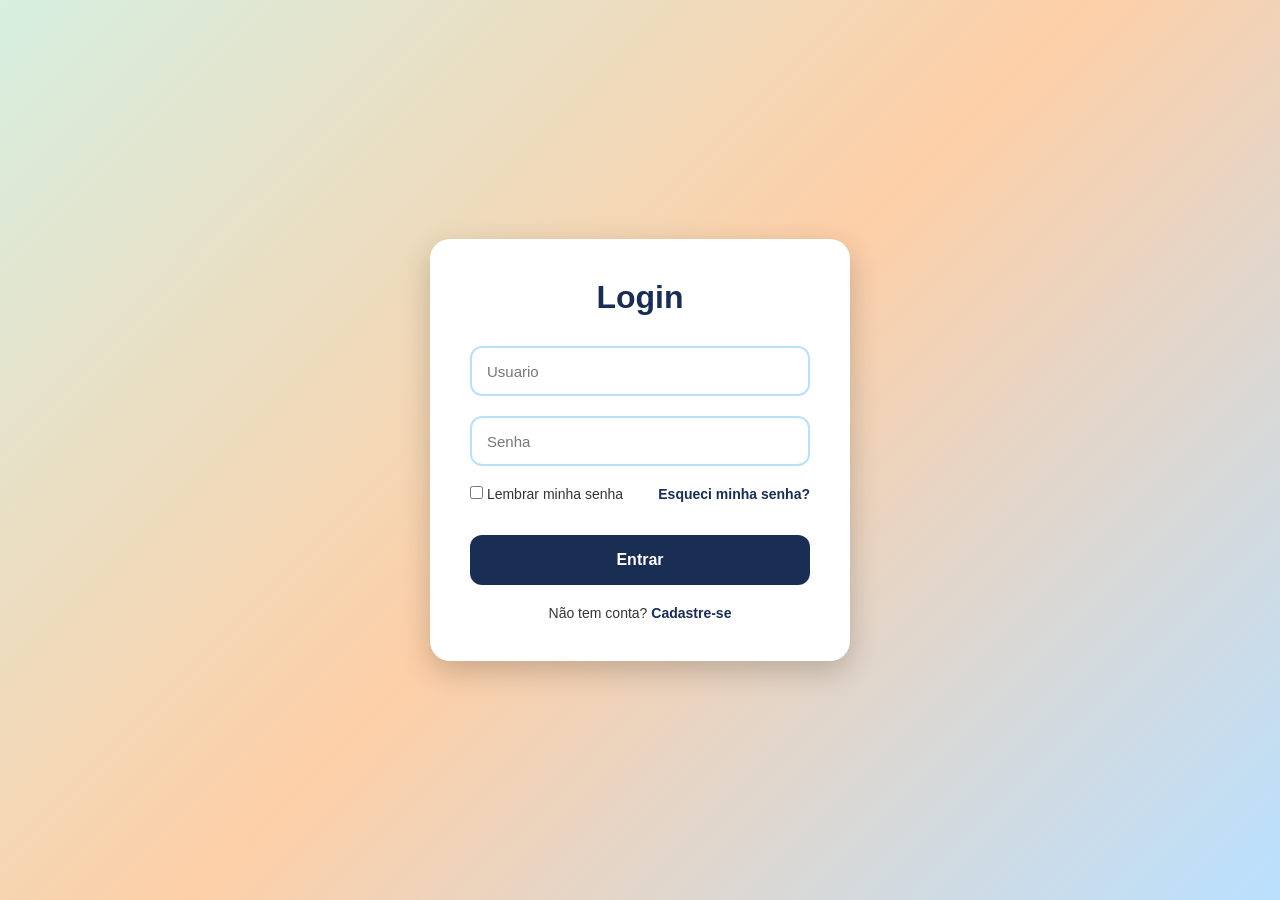
<file: index.html>
<!DOCTYPE html>
<html lang="en">
<head>
    <meta charset="UTF-8">
    <meta name="viewport" content="width=device-width, initial-scale=1.0">
    <title>login</title>
    <link rel="stylesheet" href="style-login.css">
</head>
<body>
    
    <div class="caixa">
        <form id="form-login">
            <h1>Login</h1>
            <div class="input-caixa">
                <input type="text" id="login-email" placeholder="Usuario" required>
            </div>

            <div class="input-caixa">
                <input type="password" id="login-senha" placeholder="Senha" required>
            </div>

            <div class="lembrar-senha">
                <label>
                    <input type="checkbox"> Lembrar minha senha
                </label>
                <a href="#">Esqueci minha senha?</a>
            </div>
            
            <br>
            <button type="submit" class="btn">Entrar</button>

            <div class="cadastro">
                <p>Não tem conta? 
                    <a href="cadastro.html">Cadastre-se</a></p>
            </div>
        </form>
    </div>

    <script>
        document.getElementById('form-login').addEventListener('submit', function(event) {
            
            event.preventDefault(); 

            const emailDigitado = document.getElementById('login-email').value;
            const senhaDigitada = document.getElementById('login-senha').value;

            const usuarioSalvoStr = localStorage.getItem('usuarioARCA');

            if (!usuarioSalvoStr) {
                alert("Nenhum cadastro encontrado! Por favor, cadastre-se primeiro.");
                return;
            }

            const usuarioSalvo = JSON.parse(usuarioSalvoStr);

            if (emailDigitado === usuarioSalvo.email && senhaDigitada === usuarioSalvo.senha) {  
                alert("Login efetuado com sucesso! Bem-vindo, " + usuarioSalvo.nome);
                window.location.replace("./telainicial.html");  
            } else {
                alert("E-mail ou senha incorretos. Tente novamente.");
            }
        });
    </script>

</body>
</html>
</file>
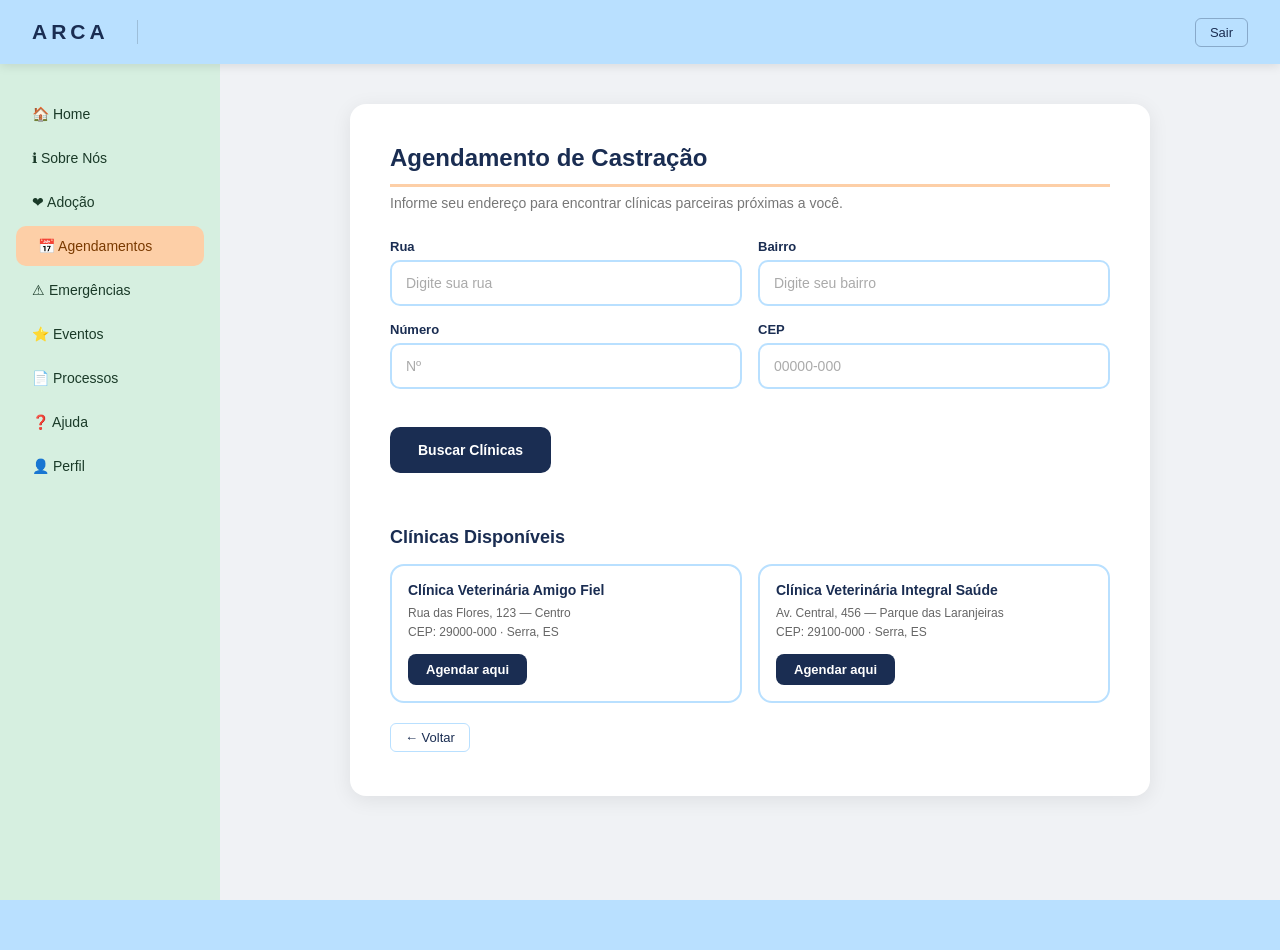
<file: agendamento.html>
<!DOCTYPE html>
<html lang="pt-br">
<head>
    <meta charset="UTF-8">
    <meta name="viewport" content="width=device-width, initial-scale=1.0">
    <title>Agendamentos - ARCA</title>
    <link rel="stylesheet" href="style-agendamento.css">
</head>
<body>
    <div class="container">

        <header>
            <div class="header-esquerda">
                <span>ARCA</span>
            </div>
            <button class="header-sair">Sair</button>
        </header>

        <div class="menu-lateral">

            <aside>
                <ul>
                    <li><a href="telainicial.html">&#127968; Home</a></li>
                    <li><a href="sobre-nós.html">&#8505; Sobre Nós</a></li>
                    <li><a href="adocao.html">&#10084; Adoção</a></li>
                    <li class="ativo"><a href="agendamento.html">&#128197; Agendamentos</a></li>
                    <li><a href="emergencia.html">&#9888; Emergências</a></li>
                    <li><a href="eventos.html">&#11088; Eventos</a></li>
                    <li><a href="processos.html">&#128196; Processos</a></li>
                    <li><a href="ajuda.html">&#10067; Ajuda</a></li>
                    <li><a href="perfil.html">&#128100; Perfil</a></li>
                </ul>
            </aside>

            <main class="conteudo-principal">
                <div class="cards">
                    <h1>Agendamento de Castração</h1>
                    <p class="subtitulo">Informe seu endereço para encontrar clínicas parceiras próximas a você.</p>

                    <form class="form-busca" id="form-busca">
                        <div class="form-grid">
                            <div class="campo">
                                <label for="rua">Rua</label>
                                <input type="text" id="rua" placeholder="Digite sua rua">
                            </div>
                            <div class="campo">
                                <label for="bairro">Bairro</label>
                                <input type="text" id="bairro" placeholder="Digite seu bairro">
                            </div>
                            <div class="campo">
                                <label for="numero">Número</label>
                                <input type="text" id="numero" placeholder="Nº">
                            </div>
                            <div class="campo">
                                <label for="cep">CEP</label>
                                <input type="text" id="cep" placeholder="00000-000">
                            </div>
                        </div>
                        <br>
                        <button type="submit" class="btn-buscar">Buscar Clínicas</button>
                    </form>

                    <br>

                    <div class="resultados">
                        <h2>Clínicas Disponíveis</h2>
                        <div class="clinicas-grid">
                            <div class="clinica-card">
                                <div class="clinica-info">
                                    <h3>Clínica Veterinária Amigo Fiel</h3>
                                    <p>Rua das Flores, 123 — Centro</p>
                                    <p>CEP: 29000-000 · Serra, ES</p>
                                    <a href="form.agendamento.html" class="btn-agendar">Agendar aqui</a>
                                </div>
                            </div>
                            <div class="clinica-card">
                                <div class="clinica-info">
                                    <h3>Clínica Veterinária Integral Saúde</h3>
                                    <p>Av. Central, 456 — Parque das Laranjeiras</p>
                                    <p>CEP: 29100-000 · Serra, ES</p>
                                    <a href="form.agendamento.html" class="btn-agendar">Agendar aqui</a>
                                </div>
                            </div>
                        </div>

                        
                        <a href="telainicial.html" class="btn-voltar">← Voltar</a>
                    </div>
                </div>
            </main>

        </div>

        <footer></footer>
    </div>
</body>
</html>
</file>
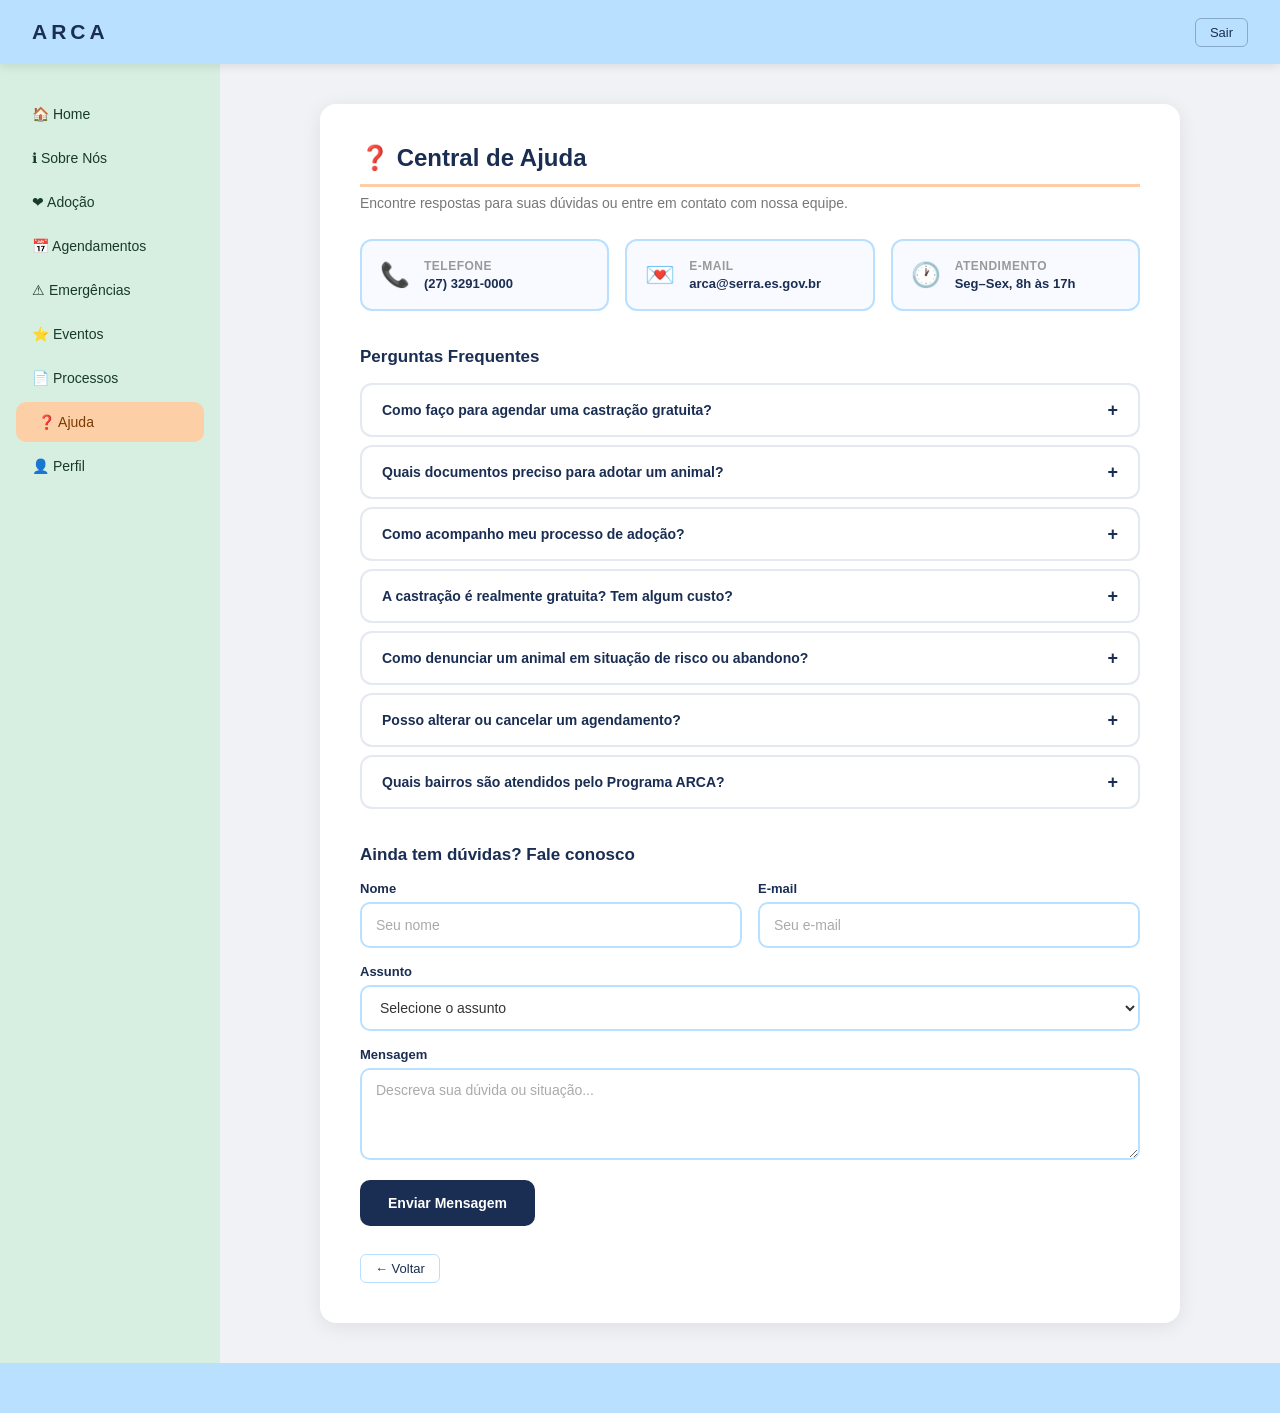
<file: ajuda.html>
<!DOCTYPE html>
<html lang="pt-br">
<head>
    <meta charset="UTF-8">
    <meta name="viewport" content="width=device-width, initial-scale=1.0">
    <title>Ajuda - ARCA</title>
    <link rel="stylesheet" href="style-ajuda.css">
</head>
<body>
    <div class="container">

        <header>
            <div class="header-esquerda">
                <span>ARCA</span>
            </div>
            <button class="header-sair">Sair</button>
        </header>

        <div class="menu-lateral">

            <aside>
                <ul>
                    <li><a href="telainicial.html">&#127968; Home</a></li>
                    <li><a href="sobre-nós.html">&#8505; Sobre Nós</a></li>
                    <li><a href="adocao.html">&#10084; Adoção</a></li>
                    <li><a href="agendamento.html">&#128197; Agendamentos</a></li>
                    <li><a href="eventos.html">&#9888; Emergências</a></li>
                    <li><a href="eventos.html">&#11088; Eventos</a></li>
                    <li><a href="processos.html">&#128196; Processos</a></li>
                    <li class="ativo"><a href="ajuda.html">&#10067; Ajuda</a></li>
                    <li><a href="perfil.html">&#128100; Perfil</a></li>
                </ul>
            </aside>

            <main class="conteudo-principal">
                <div class="cards">
                    <h1>&#10067; Central de Ajuda</h1>
                    <p class="subtitulo">Encontre respostas para suas dúvidas ou entre em contato com nossa equipe.</p>

                   
                    <div class="contato-grid">
                        <div class="contato-card">
                            <span class="contato-icone">&#128222;</span>
                            <div>
                                <h4>Telefone</h4>
                                <p>(27) 3291-0000</p>
                            </div>
                        </div>
                        <div class="contato-card">
                            <span class="contato-icone">&#128140;</span>
                            <div>
                                <h4>E-mail</h4>
                                <p>arca@serra.es.gov.br</p>
                            </div>
                        </div>
                        <div class="contato-card">
                            <span class="contato-icone">&#128336;</span>
                            <div>
                                <h4>Atendimento</h4>
                                <p>Seg–Sex, 8h às 17h</p>
                            </div>
                        </div>
                    </div>

                   
                    <h2>Perguntas Frequentes</h2>

                    <div class="faq-lista">

                        <div class="faq-item">
                            <button class="faq-pergunta" onclick="toggleFaq(this)">
                                <span>Como faço para agendar uma castração gratuita?</span>
                                <span class="faq-icone">&#43;</span>
                            </button>
                            <div class="faq-resposta">
                                <p>Acesse o menu <strong>Agendamentos</strong>, informe seu endereço para encontrar clínicas parceiras próximas e clique em "Agendar aqui". Preencha o formulário com seus dados e os dados do animal. Você receberá uma confirmação por e-mail.</p>
                            </div>
                        </div>

                        <div class="faq-item">
                            <button class="faq-pergunta" onclick="toggleFaq(this)">
                                <span>Quais documentos preciso para adotar um animal?</span>
                                <span class="faq-icone">&#43;</span>
                            </button>
                            <div class="faq-resposta">
                                <p>Para adotar, você precisará de: documento de identidade (RG ou CNH), comprovante de residência atualizado (últimos 3 meses) e ser maior de 18 anos. Após o envio do formulário, nossa equipe fará uma visita domiciliar para validar as condições de moradia.</p>
                            </div>
                        </div>

                        <div class="faq-item">
                            <button class="faq-pergunta" onclick="toggleFaq(this)">
                                <span>Como acompanho meu processo de adoção?</span>
                                <span class="faq-icone">&#43;</span>
                            </button>
                            <div class="faq-resposta">
                                <p>Acesse o menu <strong>Processos</strong> para visualizar todos os seus processos ativos. Você pode acompanhar cada etapa em tempo real, desde o envio do formulário até a conclusão da adoção.</p>
                            </div>
                        </div>

                        <div class="faq-item">
                            <button class="faq-pergunta" onclick="toggleFaq(this)">
                                <span>A castração é realmente gratuita? Tem algum custo?</span>
                                <span class="faq-icone">&#43;</span>
                            </button>
                            <div class="faq-resposta">
                                <p>Sim, o serviço de castração é 100% gratuito para moradores do município da Serra. O Programa ARCA é uma iniciativa da Prefeitura Municipal e não há nenhum custo para o tutor. As vagas são limitadas e sujeitas à disponibilidade.</p>
                            </div>
                        </div>

                        <div class="faq-item">
                            <button class="faq-pergunta" onclick="toggleFaq(this)">
                                <span>Como denunciar um animal em situação de risco ou abandono?</span>
                                <span class="faq-icone">&#43;</span>
                            </button>
                            <div class="faq-resposta">
                                <p>Acesse o menu <strong>Emergências</strong> para registrar uma denúncia. Informe o endereço e descreva a situação com o máximo de detalhes. Nossa equipe será acionada o mais rápido possível. Em casos urgentes, ligue para (27) 3291-0000.</p>
                            </div>
                        </div>

                        <div class="faq-item">
                            <button class="faq-pergunta" onclick="toggleFaq(this)">
                                <span>Posso alterar ou cancelar um agendamento?</span>
                                <span class="faq-icone">&#43;</span>
                            </button>
                            <div class="faq-resposta">
                                <p>Sim. Acesse o menu <strong>Processos</strong>, localize o agendamento desejado e clique em "Ver detalhes". De lá, você poderá solicitar alteração de data ou cancelamento com até 24 horas de antecedência.</p>
                            </div>
                        </div>

                        <div class="faq-item">
                            <button class="faq-pergunta" onclick="toggleFaq(this)">
                                <span>Quais bairros são atendidos pelo Programa ARCA?</span>
                                <span class="faq-icone">&#43;</span>
                            </button>
                            <div class="faq-resposta">
                                <p>O programa atende todos os bairros do município da Serra — ES, com cobertura em mais de 40 localidades. A disponibilidade de clínicas parceiras varia por região. Informe seu endereço na tela de agendamentos para ver as opções disponíveis na sua área.</p>
                            </div>
                        </div>

                    </div>

                    
                    <h2 style="margin-top: 36px;">Ainda tem dúvidas? Fale conosco</h2>

                    <form class="form-contato" id="form-contato">
                        <div class="form-grid">
                            <div class="campo">
                                <label for="contato-nome">Nome</label>
                                <input type="text" id="contato-nome" placeholder="Seu nome">
                            </div>
                            <div class="campo">
                                <label for="contato-email">E-mail</label>
                                <input type="email" id="contato-email" placeholder="Seu e-mail">
                            </div>
                        </div>
                        <div class="campo" style="margin-top: 16px;">
                            <label for="contato-assunto">Assunto</label>
                            <select id="contato-assunto">
                                <option value="">Selecione o assunto</option>
                                <option>Agendamento de castração</option>
                                <option>Processo de adoção</option>
                                <option>Denúncia de maus-tratos</option>
                                <option>Dúvida sobre o sistema</option>
                                <option>Outros</option>
                            </select>
                        </div>
                        <div class="campo" style="margin-top: 16px;">
                            <label for="contato-mensagem">Mensagem</label>
                            <textarea id="contato-mensagem" rows="4" placeholder="Descreva sua dúvida ou situação..."></textarea>
                        </div>
                        <button type="submit" class="btn-enviar">Enviar Mensagem</button>
                    </form>

                    <a href="telainicial.html" class="btn-voltar">← Voltar</a>
                </div>
            </main>

        </div>

        <footer></footer>
    </div>

    <script>
        function toggleFaq(btn) {
            const item = btn.parentElement;
            const isAberto = item.classList.contains('aberto');

            document.querySelectorAll('.faq-item.aberto').forEach(el => {
                el.classList.remove('aberto');
                el.querySelector('.faq-icone').textContent = '+';
            });

            if (!isAberto) {
                item.classList.add('aberto');
                btn.querySelector('.faq-icone').textContent = '−';
            }
        }
    </script>
</body>
</html>
</file>
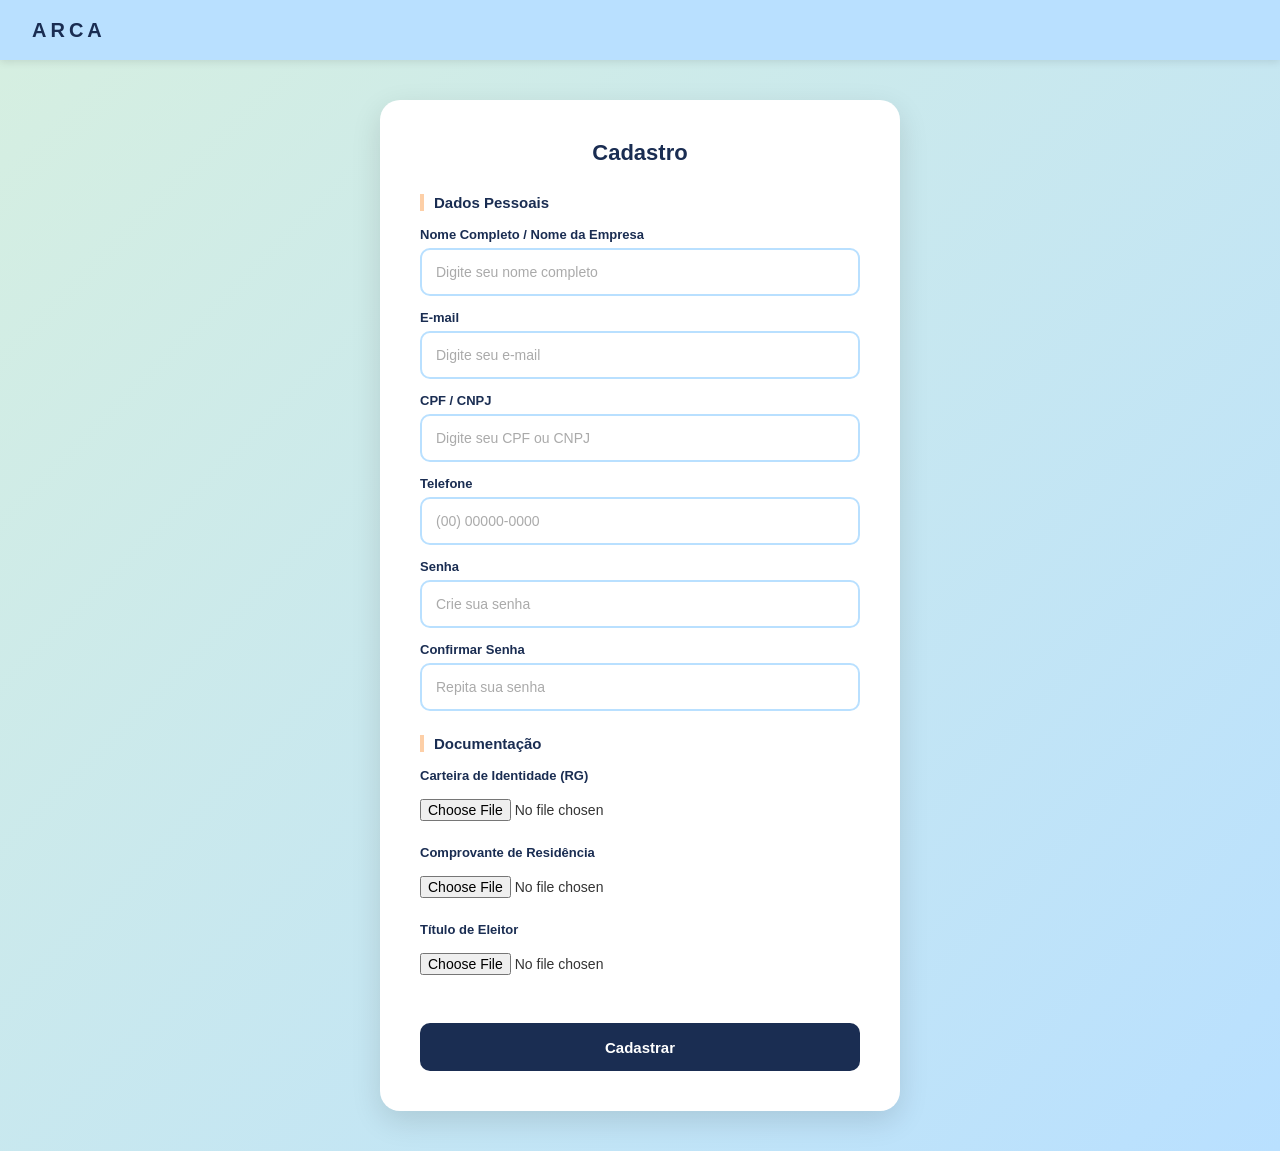
<file: cadastro.html>
<!DOCTYPE html>
<html lang="pt-br">
<head>
    <meta charset="UTF-8">
    <meta name="viewport" content="width=device-width, initial-scale=1.0">
    <title>Cadastro - ARCA</title>
    <link rel="stylesheet" href="style-cadastro.css">
</head>
<body>

    <header class="topo">
        <h1>ARCA</h1>
    </header>

    <main>
        <div class="caixa">
            <h2>Cadastro</h2>

            <form id="form-cadastro" novalidate>

                <h3 class="secao-titulo">Dados Pessoais</h3>

                <div class="campo">
                    <label for="nome">Nome Completo / Nome da Empresa</label>
                    <input type="text" id="nome" name="nome" placeholder="Digite seu nome completo" required>
                </div>

                <div class="campo">
                    <label for="email">E-mail</label>
                    <input type="email" id="email" name="email" placeholder="Digite seu e-mail" required>
                </div>

                <div class="campo">
                    <label for="cpf">CPF / CNPJ</label>
                    <input type="text" id="cpf" name="cpf" placeholder="Digite seu CPF ou CNPJ" required>
                </div>

                <div class="campo">
                    <label for="telefone">Telefone</label>
                    <input type="tel" id="telefone" name="telefone" placeholder="(00) 00000-0000" required>
                </div>

                <div class="campo">
                    <label for="senha">Senha</label>
                    <input type="password" id="senha" name="senha" placeholder="Crie sua senha" required>
                </div>

                <div class="campo">
                    <label for="confirmar-senha">Confirmar Senha</label>
                    <input type="password" id="confirmar-senha" name="confirmar-senha" placeholder="Repita sua senha" required>
                </div>

                <h3 class="secao-titulo">Documentação</h3>

                <div class="campo">
                    <label for="rg">Carteira de Identidade (RG)</label>
                    <input type="file" id="rg" name="rg" accept=".pdf,.jpg,.jpeg,.png">
                </div>

                <div class="campo">
                    <label for="residencia">Comprovante de Residência</label>
                    <input type="file" id="residencia" name="residencia" accept=".pdf,.jpg,.jpeg,.png">
                </div>

                <div class="campo">
                    <label for="eleitor">Título de Eleitor</label>
                    <input type="file" id="eleitor" name="eleitor" accept=".pdf,.jpg,.jpeg,.png">
                </div>

                <button type="submit" class="btn-cadastrar">Cadastrar</button>
                
            </form>
        </div>
    </main>

    <script>
        document.getElementById('form-cadastro').addEventListener('submit', function(event) {
            event.preventDefault();

            const nome = document.getElementById('nome').value;
            const email = document.getElementById('email').value;
            const cpf = document.getElementById('cpf').value;
            const telefone = document.getElementById('telefone').value;
            const senha = document.getElementById('senha').value;
            const confirmarSenha = document.getElementById('confirmar-senha').value;

            if (senha !== confirmarSenha) {
                alert("As senhas não coincidem. Tente novamente.");
                return;
            }

            const usuario = {
                nome: nome,
                email: email,
                cpf: cpf,
                telefone: telefone,
                senha: senha,
                foto: null
            };

            localStorage.setItem('usuarioARCA', JSON.stringify(usuario));
            alert("Cadastro realizado com sucesso!");
            window.location.href = "index.html";
        });
    </script>

</body>
</html>
</file>
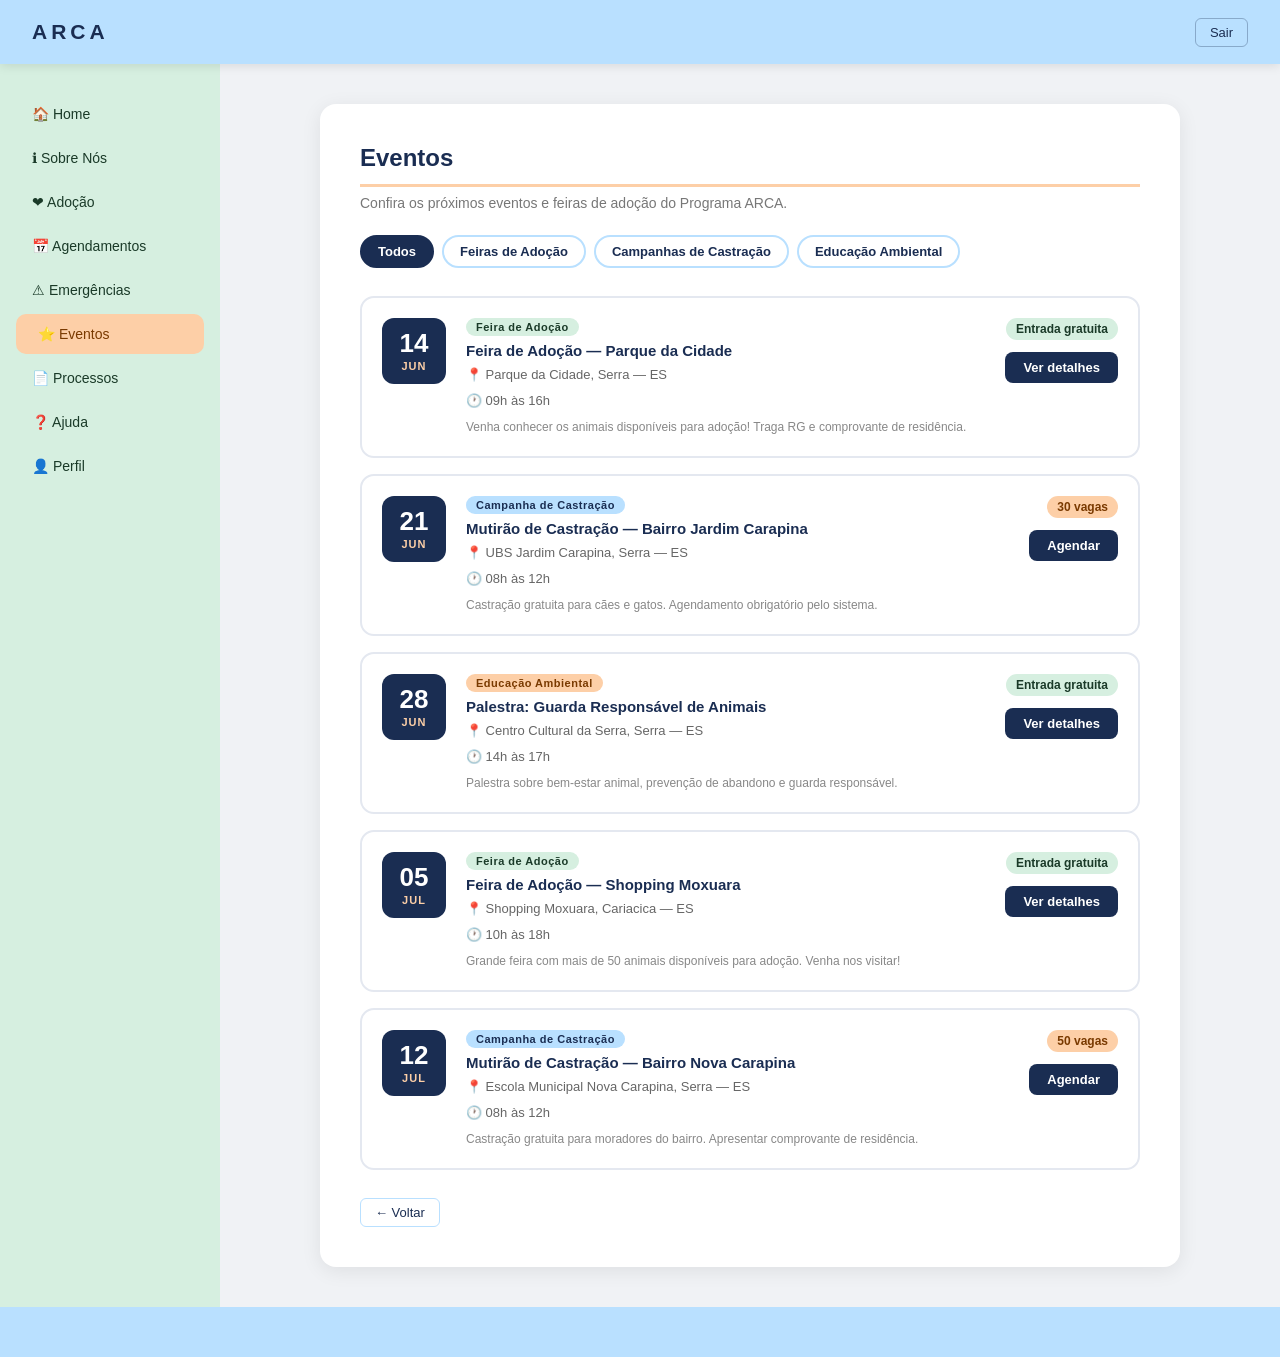
<file: eventos.html>
<!DOCTYPE html>
<html lang="pt-br">
<head>
    <meta charset="UTF-8">
    <meta name="viewport" content="width=device-width, initial-scale=1.0">
    <title>Eventos - ARCA</title>
    <link rel="stylesheet" href="style-eventos.css">
</head>
<body>
    <div class="container">

        <header>
            <div class="header-esquerda">
                <span>ARCA</span>
            </div>
            <button class="header-sair">Sair</button>
        </header>

        <div class="menu-lateral">

            <aside>
                <ul>
                    <li><a href="telainicial.html">&#127968; Home</a></li>
                    <li><a href="sobre-nós.html">&#8505; Sobre Nós</a></li>
                    <li><a href="adocao.html">&#10084; Adoção</a></li>
                    <li><a href="agendamento.html">&#128197; Agendamentos</a></li>
                    <li><a href="emergencia.html">&#9888; Emergências</a></li>
                    <li class="ativo"><a href="eventos.html">&#11088; Eventos</a></li>
                    <li><a href="processos.html">&#128196; Processos</a></li>
                    <li><a href="ajuda.html">&#10067; Ajuda</a></li>
                    <li><a href="perfil.html">&#128100; Perfil</a></li>
                </ul>
            </aside>

            <main class="conteudo-principal">
                <div class="cards">
                    <h1>Eventos</h1>
                    <p class="subtitulo">Confira os próximos eventos e feiras de adoção do Programa ARCA.</p>

                    <div class="filtros">
                        <button class="filtro-btn ativo" onclick="filtrar(this, 'todos')">Todos</button>
                        <button class="filtro-btn" onclick="filtrar(this, 'feira')">Feiras de Adoção</button>
                        <button class="filtro-btn" onclick="filtrar(this, 'castração')">Campanhas de Castração</button>
                        <button class="filtro-btn" onclick="filtrar(this, 'educação')">Educação Ambiental</button>
                    </div>

                    <div class="eventos-lista" id="eventos-lista">

                        <div class="evento-card" data-tipo="feira">
                            <div class="evento-data">
                                <span class="dia">14</span>
                                <span class="mes">JUN</span>
                            </div>
                            <div class="evento-info">
                                <span class="evento-tipo tipo-feira">Feira de Adoção</span>
                                <h3>Feira de Adoção — Parque da Cidade</h3>
                                <p>&#128205; Parque da Cidade, Serra — ES</p>
                                <p>&#128336; 09h às 16h</p>
                                <p class="evento-desc">Venha conhecer os animais disponíveis para adoção! Traga RG e comprovante de residência.</p>
                            </div>
                            <div class="evento-acao">
                                <span class="evento-vagas">Entrada gratuita</span>
                                <a href="#" class="btn-detalhes">Ver detalhes</a>
                            </div>
                        </div>

                        <div class="evento-card" data-tipo="castração">
                            <div class="evento-data">
                                <span class="dia">21</span>
                                <span class="mes">JUN</span>
                            </div>
                            <div class="evento-info">
                                <span class="evento-tipo tipo-castracao">Campanha de Castração</span>
                                <h3>Mutirão de Castração — Bairro Jardim Carapina</h3>
                                <p>&#128205; UBS Jardim Carapina, Serra — ES</p>
                                <p>&#128336; 08h às 12h</p>
                                <p class="evento-desc">Castração gratuita para cães e gatos. Agendamento obrigatório pelo sistema.</p>
                            </div>
                            <div class="evento-acao">
                                <span class="evento-vagas vagas-limitadas">30 vagas</span>
                                <a href="agendamento.html" class="btn-detalhes">Agendar</a>
                            </div>
                        </div>

                        <div class="evento-card" data-tipo="educação">
                            <div class="evento-data">
                                <span class="dia">28</span>
                                <span class="mes">JUN</span>
                            </div>
                            <div class="evento-info">
                                <span class="evento-tipo tipo-educacao">Educação Ambiental</span>
                                <h3>Palestra: Guarda Responsável de Animais</h3>
                                <p>&#128205; Centro Cultural da Serra, Serra — ES</p>
                                <p>&#128336; 14h às 17h</p>
                                <p class="evento-desc">Palestra sobre bem-estar animal, prevenção de abandono e guarda responsável.</p>
                            </div>
                            <div class="evento-acao">
                                <span class="evento-vagas">Entrada gratuita</span>
                                <a href="#" class="btn-detalhes">Ver detalhes</a>
                            </div>
                        </div>

                        <div class="evento-card" data-tipo="feira">
                            <div class="evento-data">
                                <span class="dia">05</span>
                                <span class="mes">JUL</span>
                            </div>
                            <div class="evento-info">
                                <span class="evento-tipo tipo-feira">Feira de Adoção</span>
                                <h3>Feira de Adoção — Shopping Moxuara</h3>
                                <p>&#128205; Shopping Moxuara, Cariacica — ES</p>
                                <p>&#128336; 10h às 18h</p>
                                <p class="evento-desc">Grande feira com mais de 50 animais disponíveis para adoção. Venha nos visitar!</p>
                            </div>
                            <div class="evento-acao">
                                <span class="evento-vagas">Entrada gratuita</span>
                                <a href="#" class="btn-detalhes">Ver detalhes</a>
                            </div>
                        </div>

                        <div class="evento-card" data-tipo="castração">
                            <div class="evento-data">
                                <span class="dia">12</span>
                                <span class="mes">JUL</span>
                            </div>
                            <div class="evento-info">
                                <span class="evento-tipo tipo-castracao">Campanha de Castração</span>
                                <h3>Mutirão de Castração — Bairro Nova Carapina</h3>
                                <p>&#128205; Escola Municipal Nova Carapina, Serra — ES</p>
                                <p>&#128336; 08h às 12h</p>
                                <p class="evento-desc">Castração gratuita para moradores do bairro. Apresentar comprovante de residência.</p>
                            </div>
                            <div class="evento-acao">
                                <span class="evento-vagas vagas-limitadas">50 vagas</span>
                                <a href="agendamento.html" class="btn-detalhes">Agendar</a>
                            </div>
                        </div>

                    </div>

                    <a href="telainicial.html" class="btn-voltar">← Voltar</a>
                </div>
            </main>

        </div>

        <footer></footer>
    </div>

    <script>
        function filtrar(btn, tipo) {
            document.querySelectorAll('.filtro-btn').forEach(b => b.classList.remove('ativo'));
            btn.classList.add('ativo');

            document.querySelectorAll('.evento-card').forEach(card => {
                if (tipo === 'todos' || card.dataset.tipo === tipo) {
                    card.style.display = 'flex';
                } else {
                    card.style.display = 'none';
                }
            });
        }
    </script>
</body>
</html>
</file>
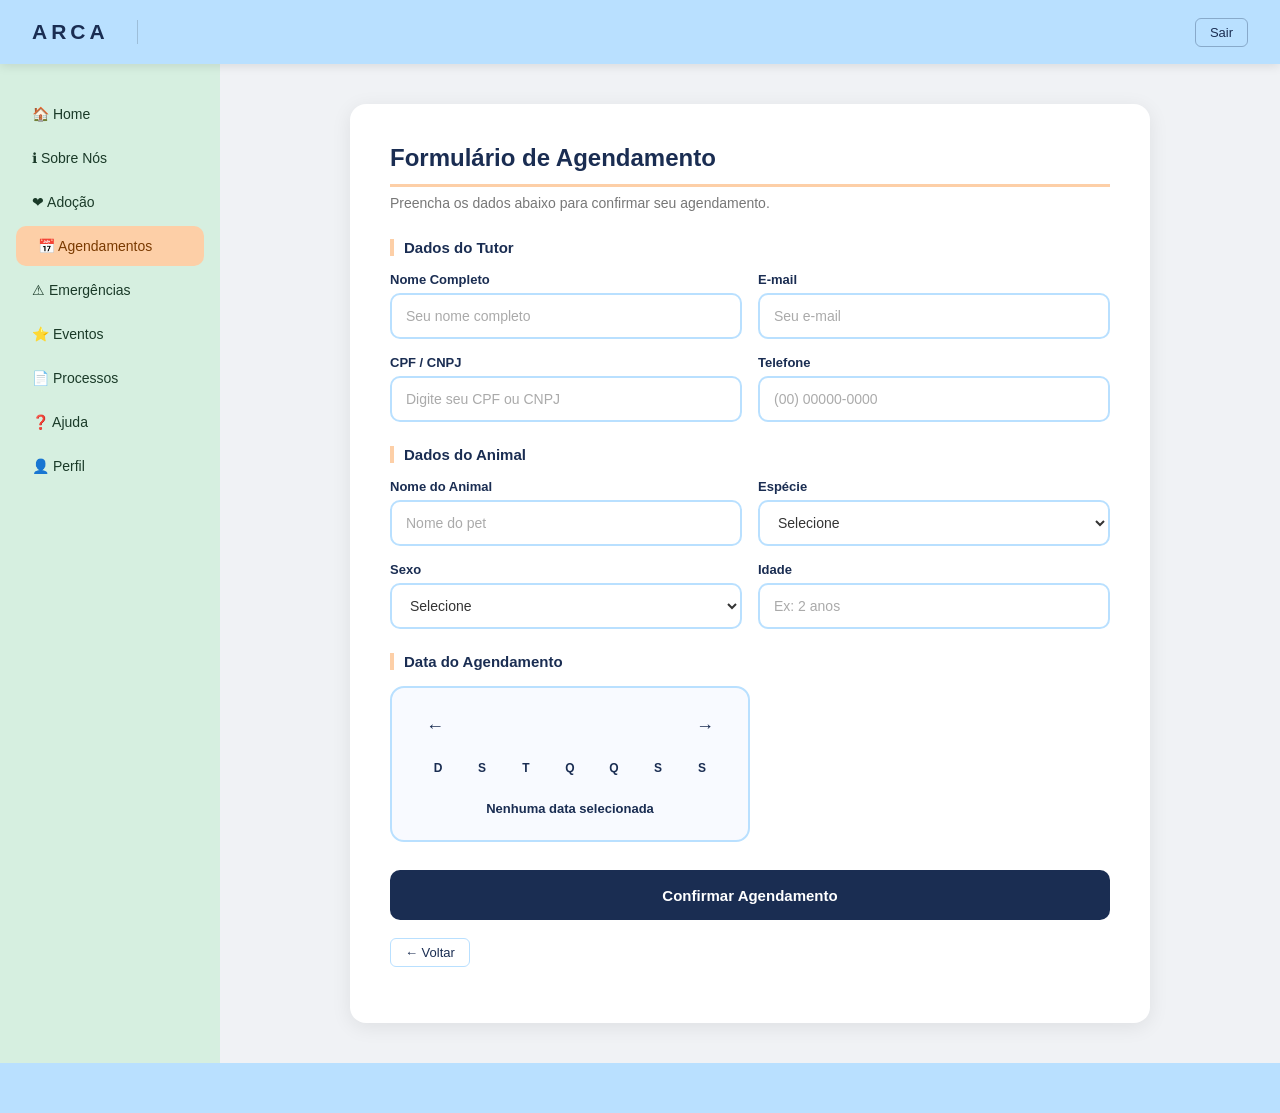
<file: form.agendamento.html>
<!DOCTYPE html>
<html lang="pt-br">
<head>
    <meta charset="UTF-8">
    <meta name="viewport" content="width=device-width, initial-scale=1.0">
    <title>Formulário de Agendamento - ARCA</title>
    <link rel="stylesheet" href="style-form.agendamento.css">
</head>
<body>
    <div class="container">

        <header>
            <div class="header-esquerda">
                <span>ARCA</span>
            </div>
            <button class="header-sair">Sair</button>
        </header>

        <div class="menu-lateral">

            <aside>
                <ul>
                    <li><a href="telainicial.html">&#127968; Home</a></li>
                    <li><a href="sobre-nós.html">&#8505; Sobre Nós</a></li>
                    <li><a href="adocao.html">&#10084; Adoção</a></li>
                    <li class="ativo"><a href="agendamento.html">&#128197; Agendamentos</a></li>
                    <li><a href="emergencia.html">&#9888; Emergências</a></li>
                    <li><a href="eventos.html">&#11088; Eventos</a></li>
                    <li><a href="processos.html">&#128196; Processos</a></li>
                    <li><a href="ajuda.html">&#10067; Ajuda</a></li>
                    <li><a href="perfil.html">&#128100; Perfil</a></li>
                </ul>
            </aside>

            <main class="conteudo-principal">
                <div class="cards">
                    <h1>Formulário de Agendamento</h1>
                    <p class="subtitulo">Preencha os dados abaixo para confirmar seu agendamento.</p>

                    <form id="form-agendamento" novalidate>

                        <h3 class="secao-titulo">Dados do Tutor</h3>

                        <div class="form-grid">
                            <div class="campo">
                                <label for="nome">Nome Completo</label>
                                <input type="text" id="nome" placeholder="Seu nome completo" required>
                            </div>
                            <div class="campo">
                                <label for="email">E-mail</label>
                                <input type="email" id="email" placeholder="Seu e-mail" required>
                            </div>
                            <div class="campo">
                                <label for="cpf">CPF / CNPJ</label>
                                <input type="text" id="cpf" placeholder="Digite seu CPF ou CNPJ" required>
                            </div>
                            <div class="campo">
                                <label for="telefone">Telefone</label>
                                <input type="tel" id="telefone" placeholder="(00) 00000-0000" required>
                            </div>
                        </div>

                        <h3 class="secao-titulo">Dados do Animal</h3>

                        <div class="form-grid">
                            <div class="campo">
                                <label for="animal-nome">Nome do Animal</label>
                                <input type="text" id="animal-nome" placeholder="Nome do pet" required>
                            </div>
                            <div class="campo">
                                <label for="especie">Espécie</label>
                                <select id="especie">
                                    <option value="">Selecione</option>
                                    <option>Cão</option>
                                    <option>Gato</option>
                                </select>
                            </div>
                            <div class="campo">
                                <label for="sexo">Sexo</label>
                                <select id="sexo">
                                    <option value="">Selecione</option>
                                    <option>Macho</option>
                                    <option>Fêmea</option>
                                </select>
                            </div>
                            <div class="campo">
                                <label for="idade">Idade</label>
                                <input type="text" id="idade" placeholder="Ex: 2 anos">
                            </div>
                        </div>

                        <h3 class="secao-titulo">Data do Agendamento</h3>

                        <div class="calendario" id="calendario">
                            <div class="cal-header">
                                <button type="button" id="mes-anterior">&#8592;</button>
                                <span id="mes-ano"></span>
                                <button type="button" id="proximo-mes">&#8594;</button>
                            </div>
                            <div class="cal-dias-semana">
                                <span>D</span><span>S</span><span>T</span>
                                <span>Q</span><span>Q</span><span>S</span><span>S</span>
                            </div>
                            <div class="cal-dias" id="cal-dias"></div>
                            <p class="data-selecionada" id="data-selecionada">Nenhuma data selecionada</p>
                        </div>

                        <button type="submit" class="btn-cadastrar">Confirmar Agendamento</button>
                        <br><br>
                        <a href="agendamento.html" class="btn-voltar">← Voltar</a>

                    </form>
                </div>
            </main>

        </div>

        <footer></footer>
    </div>

</body>
</html>
</file>
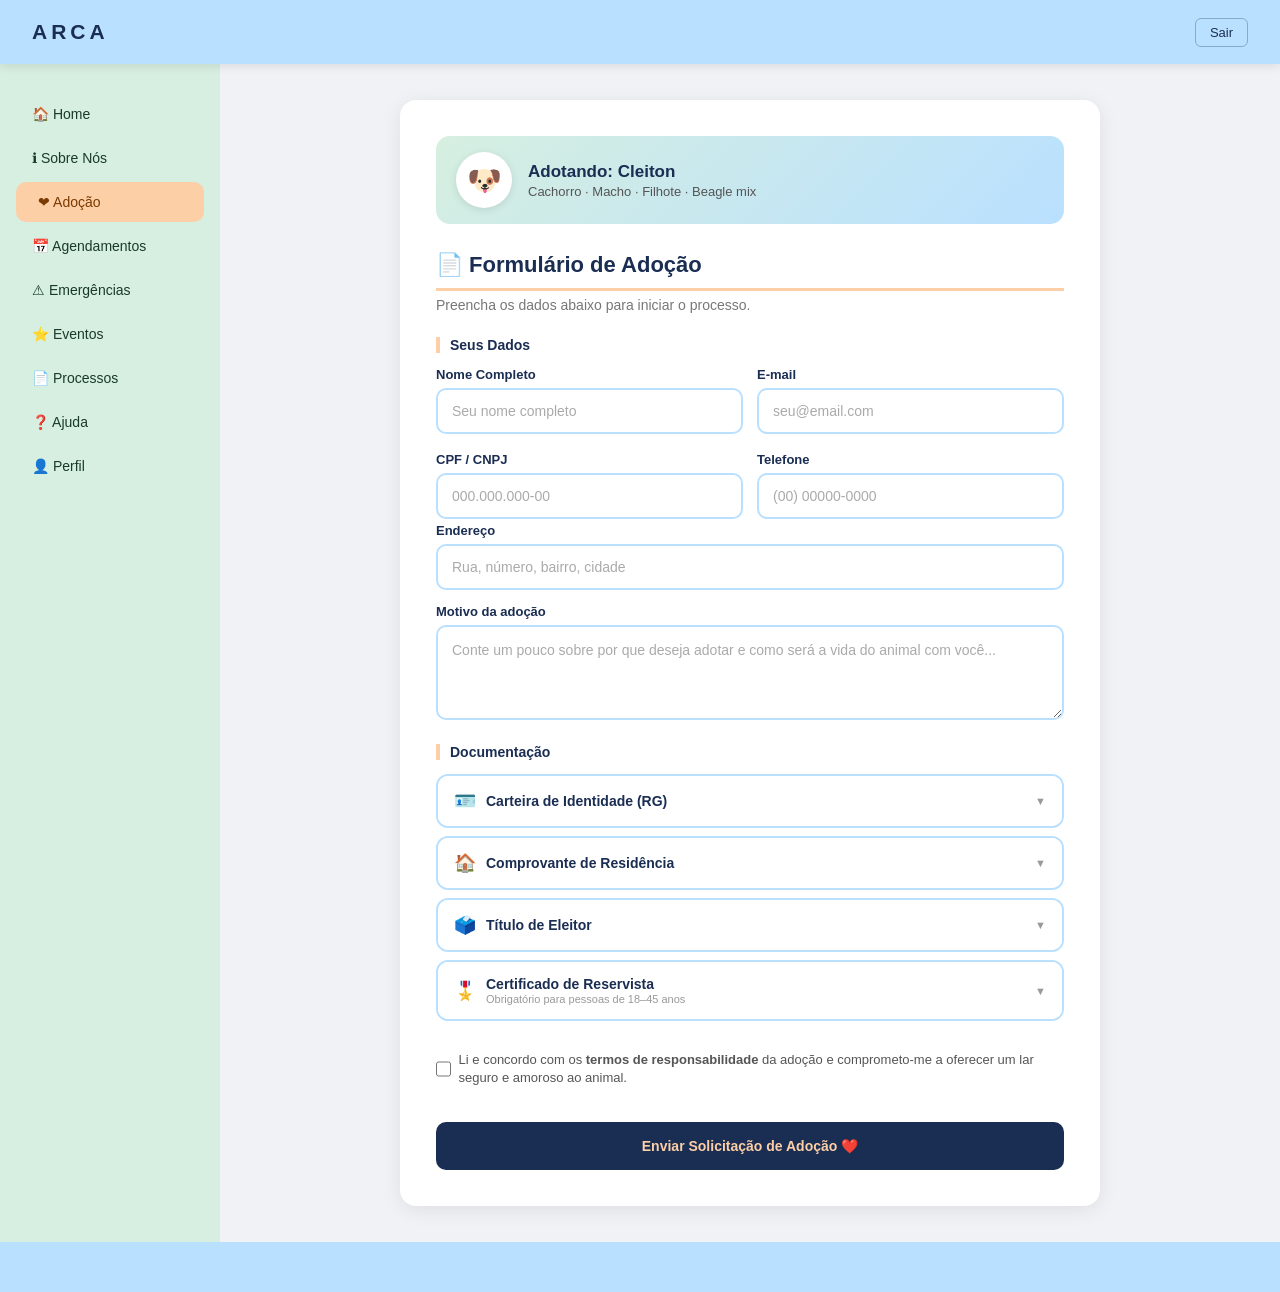
<file: formulario-adocao.html>
<!DOCTYPE html>
<html lang="pt-br">
<head>
    <meta charset="UTF-8">
    <meta name="viewport" content="width=device-width, initial-scale=1.0">
    <title>Formulário de Adoção - ARCA</title>
    <style>
        * { margin: 0; padding: 0; box-sizing: border-box; font-family: Arial, Helvetica, sans-serif; }
        body { background: #f0f2f5; color: #343434; }
        .container { display: flex; flex-direction: column; min-height: 100vh; }

        header {
            display: flex; align-items: center; justify-content: space-between;
            background: #B9E0FF; padding: 0 32px; height: 64px;
            position: sticky; top: 0; z-index: 100;
            box-shadow: 0 2px 10px rgba(0,0,0,0.1);
        }
        header span { font-size: 21px; font-weight: 900; color: #1a2d52; letter-spacing: 4px; }
        .header-sair {
            font-size: 13px; color: #1a2d52; border: 1px solid rgba(26,45,82,0.3);
            border-radius: 6px; padding: 6px 14px; background: transparent; cursor: pointer;
        }
        .header-sair:hover { background: #c0392b; border-color: #c0392b; color: #fff; }

        .menu-lateral { display: flex; flex: 1; }

        aside {
            width: 220px; min-height: calc(100vh - 64px);
            background: #D6EFE0; padding: 30px 0; flex-shrink: 0;
        }
        aside ul { list-style: none; display: flex; flex-direction: column; gap: 4px; padding: 0 16px; }
        aside ul li { font-size: 14px; font-weight: 500; border-radius: 10px; transition: background 0.2s; }
        aside ul li a { display: block; padding: 12px 16px; color: #1a3a28; text-decoration: none; transition: padding-left 0.2s; }
        aside ul li:hover, aside ul li.ativo { background: #FDCFA7; }
        aside ul li:hover a, aside ul li.ativo a { color: #7a3a00; padding-left: 22px; }

        .conteudo-principal { flex: 1; padding: 36px 40px; display: flex; justify-content: center; }

        
        .card {
            background: #fff; border-radius: 16px; padding: 36px;
            box-shadow: 0 4px 20px rgba(0,0,0,0.08);
            width: 100%; max-width: 700px; height: fit-content;
        }

        
        .animal-destaque {
            display: flex; align-items: center; gap: 16px;
            background: linear-gradient(135deg, #D6EFE0 0%, #B9E0FF 100%);
            border-radius: 14px; padding: 16px 20px; margin-bottom: 28px;
        }
        .animal-avatar {
            width: 56px; height: 56px; border-radius: 50%;
            background: #fff; display: flex; align-items: center;
            justify-content: center; font-size: 28px; flex-shrink: 0;
            box-shadow: 0 2px 8px rgba(0,0,0,0.1);
        }
        .animal-destaque-info h2 { font-size: 17px; font-weight: 800; color: #1a2d52; }
        .animal-destaque-info p { font-size: 13px; color: #555; margin-top: 2px; }

        
        .card h1 {
            color: #1a2d52; font-size: 22px; font-weight: 900;
            border-bottom: 3px solid #FDCFA7; padding-bottom: 10px; margin-bottom: 6px;
        }
        .subtitulo { color: #777; font-size: 14px; margin-bottom: 4px; }

        .secao-titulo {
            color: #1a2d52; font-size: 14px; font-weight: 700;
            border-left: 4px solid #FDCFA7; padding-left: 10px;
            margin: 24px 0 14px;
        }

        .form-grid { display: grid; grid-template-columns: 1fr 1fr; gap: 14px; }

        .campo { display: flex; flex-direction: column; gap: 6px; margin-bottom: 4px; }
        .campo label { font-size: 13px; font-weight: 600; color: #1a2d52; }
        .campo input, .campo select, .campo textarea {
            padding: 0 14px; height: 46px;
            border: 2px solid #B9E0FF; border-radius: 10px;
            font-size: 14px; outline: none; color: #343434;
            transition: border-color 0.2s; background: #fff;
        }
        .campo textarea { height: auto; padding: 12px 14px; resize: vertical; font-family: inherit; line-height: 1.6; }
        .campo input:focus, .campo select:focus, .campo textarea:focus { border-color: #1a2d52; }
        .campo input::placeholder, .campo textarea::placeholder { color: #aaa; }

        
        .docs-lista { display: flex; flex-direction: column; gap: 8px; }
        .doc-item {
            border: 2px solid #B9E0FF; border-radius: 12px; overflow: hidden;
            transition: border-color 0.2s;
        }
        .doc-item:has(.doc-body:not([hidden])) { border-color: #1a2d52; }

        .doc-header {
            display: flex; align-items: center; justify-content: space-between;
            padding: 14px 16px; cursor: pointer; user-select: none;
            background: #fff; transition: background 0.2s;
        }
        .doc-header:hover { background: #f8faff; }
        .doc-header-left { display: flex; align-items: center; gap: 10px; }
        .doc-icone { font-size: 18px; }
        .doc-nome { font-size: 14px; font-weight: 600; color: #1a2d52; }
        .doc-nota { font-size: 11px; color: #999; margin-top: 1px; }
        .doc-seta {
            font-size: 11px; color: #999; transition: transform 0.2s;
        }
        .doc-item.aberto .doc-seta { transform: rotate(180deg); }

        .doc-body {
            padding: 0 16px 14px;
            background: #fafcff;
        }
        .doc-body[hidden] { display: none; }
        .upload-area-doc {
            border: 2px dashed #B9E0FF; border-radius: 10px;
            padding: 16px; display: flex; flex-direction: column;
            align-items: center; gap: 4px; cursor: pointer;
            background: #fff; font-size: 13px; font-weight: 600;
            color: #1a2d52; transition: all 0.2s;
        }
        .upload-area-doc:hover { border-color: #1a2d52; background: #f0f6ff; }
        .upload-area-doc input { display: none; }
        .upload-sub { font-size: 11px; color: #aaa; font-weight: 400; }

        
        .check-wrap {
            display: flex; align-items: center; gap: 8px;
            padding: 10px 0;
        }
        .check-wrap input[type=checkbox] { width: 18px; height: 18px; accent-color: #1a2d52; cursor: pointer; }
        .check-wrap label { font-size: 13px; color: #555; cursor: pointer; line-height: 1.4; }

        .btn-adotar {
            width: 100%; height: 48px; background: #1a2d52;
            color: #FDCFA7; border: none; border-radius: 10px;
            font-size: 14px; font-weight: 700; cursor: pointer;
            margin-top: 24px; transition: background 0.2s;
        }
        .btn-adotar:hover { background: #142240; }

        footer { background: #B9E0FF; height: 50px; }
    </style>
</head>
<body>
<div class="container">
    <header>
        <span>ARCA</span>
        <button class="header-sair">Sair</button>
    </header>

    <div class="menu-lateral">
        <aside>
            <ul>
                <li><a href="telainicial.html">&#127968; Home</a></li>
                <li><a href="sobre-nós.html">&#8505; Sobre Nós</a></li>
                <li class="ativo"><a href="adocao.html">&#10084; Adoção</a></li>
                <li><a href="agendamento.html">&#128197; Agendamentos</a></li>
                <li><a href="emergencia.html">&#9888; Emergências</a></li>
                <li><a href="eventos.html">&#11088; Eventos</a></li>
                <li><a href="processos.html">&#128196; Processos</a></li>
                <li><a href="ajuda.html">&#10067; Ajuda</a></li>
                <li><a href="perfil.html">&#128100; Perfil</a></li>
            </ul>
        </aside>

        <main class="conteudo-principal">
            <div class="card">

                <div class="animal-destaque">
                    <div class="animal-avatar">🐶</div>
                    <div class="animal-destaque-info">
                        <h2>Adotando: Cleiton</h2>
                        <p>Cachorro · Macho · Filhote · Beagle mix</p>
                    </div>
                </div>

                <h1>&#128196; Formulário de Adoção</h1>
                <p class="subtitulo">Preencha os dados abaixo para iniciar o processo.</p>

                <h3 class="secao-titulo">Seus Dados</h3>
                <div class="form-grid">
                    <div class="campo">
                        <label for="nome">Nome Completo</label>
                        <input type="text" id="nome" placeholder="Seu nome completo">
                    </div>
                    <div class="campo">
                        <label for="email">E-mail</label>
                        <input type="email" id="email" placeholder="seu@email.com">
                    </div>
                    <div class="campo">
                        <label for="cpf">CPF / CNPJ</label>
                        <input type="text" id="cpf" placeholder="000.000.000-00">
                    </div>
                    <div class="campo">
                        <label for="telefone">Telefone</label>
                        <input type="tel" id="telefone" placeholder="(00) 00000-0000">
                    </div>
                </div>

                <div class="campo">
                    <label for="endereco">Endereço</label>
                    <input type="text" id="endereco" placeholder="Rua, número, bairro, cidade">
                </div>

                <div class="campo" style="margin-top:14px;">
                    <label for="motivo">Motivo da adoção</label>
                    <textarea id="motivo" rows="3" placeholder="Conte um pouco sobre por que deseja adotar e como será a vida do animal com você..."></textarea>
                </div>

                <h3 class="secao-titulo">Documentação</h3>
                <div class="docs-lista">

                    <div class="doc-item" id="doc1">
                        <div class="doc-header" onclick="toggleDoc('doc1')">
                            <div class="doc-header-left">
                                <span class="doc-icone">🪪</span>
                                <div>
                                    <div class="doc-nome">Carteira de Identidade (RG)</div>
                                </div>
                            </div>
                            <span class="doc-seta">▼</span>
                        </div>
                        <div class="doc-body" hidden>
                            <label class="upload-area-doc">
                                <span>📎 Clique para anexar o documento</span>
                                <span class="upload-sub">JPG, PNG ou PDF — máx. 5MB</span>
                                <input type="file" accept=".jpg,.jpeg,.png,.pdf">
                            </label>
                        </div>
                    </div>

                    <div class="doc-item" id="doc2">
                        <div class="doc-header" onclick="toggleDoc('doc2')">
                            <div class="doc-header-left">
                                <span class="doc-icone">🏠</span>
                                <div>
                                    <div class="doc-nome">Comprovante de Residência</div>
                                </div>
                            </div>
                            <span class="doc-seta">▼</span>
                        </div>
                        <div class="doc-body" hidden>
                            <label class="upload-area-doc">
                                <span>📎 Clique para anexar o documento</span>
                                <span class="upload-sub">JPG, PNG ou PDF — máx. 5MB</span>
                                <input type="file" accept=".jpg,.jpeg,.png,.pdf">
                            </label>
                        </div>
                    </div>

                    <div class="doc-item" id="doc3">
                        <div class="doc-header" onclick="toggleDoc('doc3')">
                            <div class="doc-header-left">
                                <span class="doc-icone">🗳️</span>
                                <div>
                                    <div class="doc-nome">Título de Eleitor</div>
                                </div>
                            </div>
                            <span class="doc-seta">▼</span>
                        </div>
                        <div class="doc-body" hidden>
                            <label class="upload-area-doc">
                                <span>📎 Clique para anexar o documento</span>
                                <span class="upload-sub">JPG, PNG ou PDF — máx. 5MB</span>
                                <input type="file" accept=".jpg,.jpeg,.png,.pdf">
                            </label>
                        </div>
                    </div>

                    <div class="doc-item" id="doc4">
                        <div class="doc-header" onclick="toggleDoc('doc4')">
                            <div class="doc-header-left">
                                <span class="doc-icone">🎖️</span>
                                <div>
                                    <div class="doc-nome">Certificado de Reservista</div>
                                    <div class="doc-nota">Obrigatório para pessoas de 18–45 anos</div>
                                </div>
                            </div>
                            <span class="doc-seta">▼</span>
                        </div>
                        <div class="doc-body" hidden>
                            <label class="upload-area-doc">
                                <span>📎 Clique para anexar o documento</span>
                                <span class="upload-sub">JPG, PNG ou PDF — máx. 5MB</span>
                                <input type="file" accept=".jpg,.jpeg,.png,.pdf">
                            </label>
                        </div>
                    </div>

                </div>

                <div class="check-wrap" style="margin-top: 20px;">
                    <input type="checkbox" id="termos">
                    <label for="termos">Li e concordo com os <strong>termos de responsabilidade</strong> da adoção e comprometo-me a oferecer um lar seguro e amoroso ao animal.</label>
                </div>

                <button class="btn-adotar">Enviar Solicitação de Adoção ❤️</button>

            </div>
        </main>
    </div>

    <footer></footer>
</div>

<script>
    function toggleDoc(id) {
        const item = document.getElementById(id);
        const body = item.querySelector('.doc-body');
        const aberto = !body.hidden;
        body.hidden = aberto;
        item.classList.toggle('aberto', !aberto);
    }
</script>
</body>
</html>
</file>
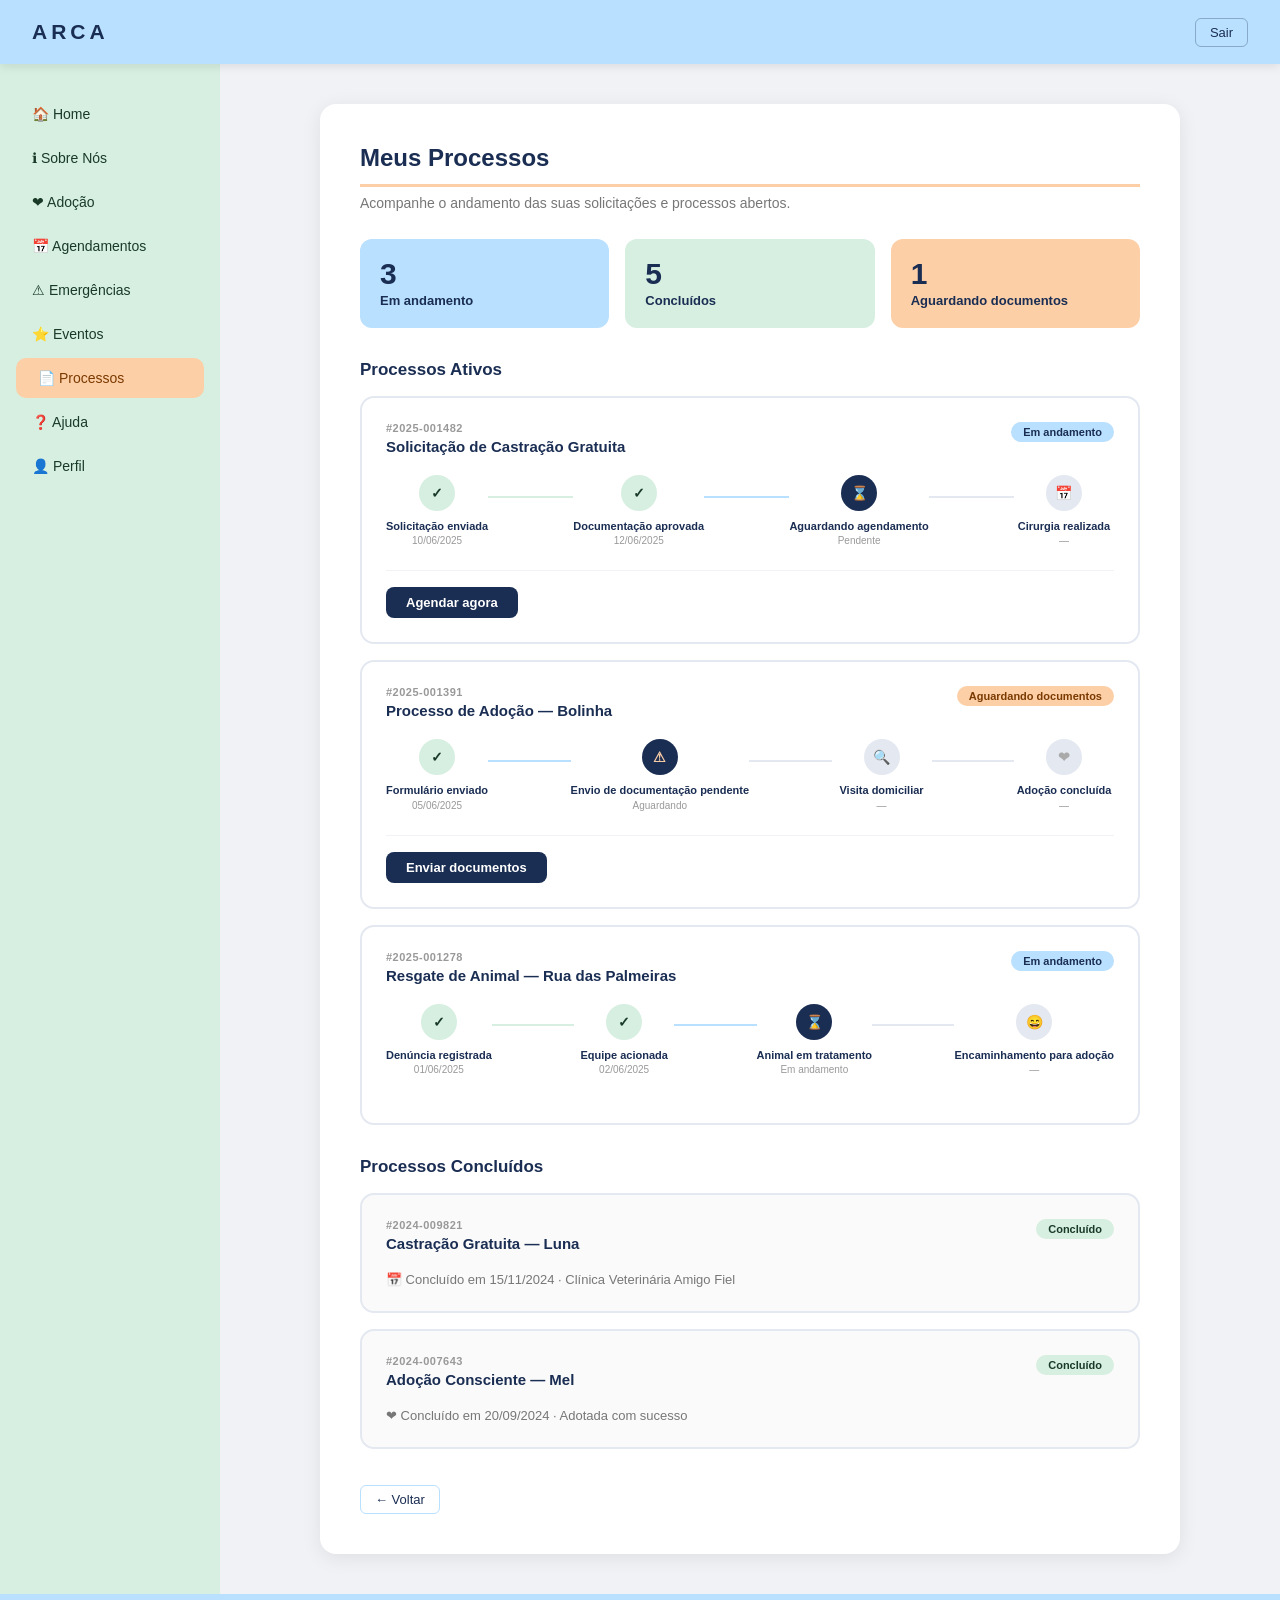
<file: processos.html>
<!DOCTYPE html>
<html lang="pt-br">
<head>
    <meta charset="UTF-8">
    <meta name="viewport" content="width=device-width, initial-scale=1.0">
    <title>Processos - ARCA</title>
    <link rel="stylesheet" href="style-processos.css">
</head>
<body>
    <div class="container">

        <header>
            <div class="header-esquerda">
                <span>ARCA</span>
            </div>
            <button class="header-sair">Sair</button>
        </header>

        <div class="menu-lateral">

            <aside>
                <ul>
                    <li><a href="telainicial.html">&#127968; Home</a></li>
                    <li><a href="sobre-nós.html">&#8505; Sobre Nós</a></li>
                    <li><a href="adocao.html">&#10084; Adoção</a></li>
                    <li><a href="agendamento.html">&#128197; Agendamentos</a></li>
                    <li><a href="emergencia.html">&#9888; Emergências</a></li>
                    <li><a href="eventos.html">&#11088; Eventos</a></li>
                    <li class="ativo"><a href="processos.html">&#128196; Processos</a></li>
                    <li><a href="ajuda.html">&#10067; Ajuda</a></li>
                    <li><a href="perfil.html">&#128100; Perfil</a></li>
                </ul>
            </aside>

            <main class="conteudo-principal">
                <div class="cards">
                    <h1>Meus Processos</h1>
                    <p class="subtitulo">Acompanhe o andamento das suas solicitações e processos abertos.</p>

                    <div class="resumo-grid">
                        <div class="resumo-card azul">
                            <span class="resumo-num">3</span>
                            <span class="resumo-label">Em andamento</span>
                        </div>
                        <div class="resumo-card verde">
                            <span class="resumo-num">5</span>
                            <span class="resumo-label">Concluídos</span>
                        </div>
                        <div class="resumo-card laranja">
                            <span class="resumo-num">1</span>
                            <span class="resumo-label">Aguardando documentos</span>
                        </div>
                    </div>

                    <h2>Processos Ativos</h2>

                    <div class="processos-lista">

                        <div class="processo-card">
                            <div class="processo-header">
                                <div>
                                    <span class="processo-numero">#2025-001482</span>
                                    <h3>Solicitação de Castração Gratuita</h3>
                                </div>
                                <span class="status status-andamento">Em andamento</span>
                            </div>
                            <div class="processo-timeline">
                                <div class="step concluido">
                                    <div class="step-icone">&#10003;</div>
                                    <div class="step-info">
                                        <span class="step-titulo">Solicitação enviada</span>
                                        <span class="step-data">10/06/2025</span>
                                    </div>
                                </div>
                                <div class="step-linha concluido"></div>
                                <div class="step concluido">
                                    <div class="step-icone">&#10003;</div>
                                    <div class="step-info">
                                        <span class="step-titulo">Documentação aprovada</span>
                                        <span class="step-data">12/06/2025</span>
                                    </div>
                                </div>
                                <div class="step-linha ativo"></div>
                                <div class="step ativo">
                                    <div class="step-icone">&#8987;</div>
                                    <div class="step-info">
                                        <span class="step-titulo">Aguardando agendamento</span>
                                        <span class="step-data">Pendente</span>
                                    </div>
                                </div>
                                <div class="step-linha"></div>
                                <div class="step">
                                    <div class="step-icone">&#128197;</div>
                                    <div class="step-info">
                                        <span class="step-titulo">Cirurgia realizada</span>
                                        <span class="step-data">—</span>
                                    </div>
                                </div>
                            </div>
                            <div class="processo-footer">
                                <a href="agendamento.html" class="btn-acao">Agendar agora</a>
                            </div>
                        </div>

                        <div class="processo-card">
                            <div class="processo-header">
                                <div>
                                    <span class="processo-numero">#2025-001391</span>
                                    <h3>Processo de Adoção — Bolinha</h3>
                                </div>
                                <span class="status status-documentos">Aguardando documentos</span>
                            </div>
                            <div class="processo-timeline">
                                <div class="step concluido">
                                    <div class="step-icone">&#10003;</div>
                                    <div class="step-info">
                                        <span class="step-titulo">Formulário enviado</span>
                                        <span class="step-data">05/06/2025</span>
                                    </div>
                                </div>
                                <div class="step-linha ativo"></div>
                                <div class="step ativo">
                                    <div class="step-icone">&#9888;</div>
                                    <div class="step-info">
                                        <span class="step-titulo">Envio de documentação pendente</span>
                                        <span class="step-data">Aguardando</span>
                                    </div>
                                </div>
                                <div class="step-linha"></div>
                                <div class="step">
                                    <div class="step-icone">&#128269;</div>
                                    <div class="step-info">
                                        <span class="step-titulo">Visita domiciliar</span>
                                        <span class="step-data">—</span>
                                    </div>
                                </div>
                                <div class="step-linha"></div>
                                <div class="step">
                                    <div class="step-icone">&#10084;</div>
                                    <div class="step-info">
                                        <span class="step-titulo">Adoção concluída</span>
                                        <span class="step-data">—</span>
                                    </div>
                                </div>
                            </div>
                            <div class="processo-footer">
                                <a href="#" class="btn-acao">Enviar documentos</a>
                            </div>
                        </div>

                        <div class="processo-card">
                            <div class="processo-header">
                                <div>
                                    <span class="processo-numero">#2025-001278</span>
                                    <h3>Resgate de Animal — Rua das Palmeiras</h3>
                                </div>
                                <span class="status status-andamento">Em andamento</span>
                            </div>
                            <div class="processo-timeline">
                                <div class="step concluido">
                                    <div class="step-icone">&#10003;</div>
                                    <div class="step-info">
                                        <span class="step-titulo">Denúncia registrada</span>
                                        <span class="step-data">01/06/2025</span>
                                    </div>
                                </div>
                                <div class="step-linha concluido"></div>
                                <div class="step concluido">
                                    <div class="step-icone">&#10003;</div>
                                    <div class="step-info">
                                        <span class="step-titulo">Equipe acionada</span>
                                        <span class="step-data">02/06/2025</span>
                                    </div>
                                </div>
                                <div class="step-linha ativo"></div>
                                <div class="step ativo">
                                    <div class="step-icone">&#8987;</div>
                                    <div class="step-info">
                                        <span class="step-titulo">Animal em tratamento</span>
                                        <span class="step-data">Em andamento</span>
                                    </div>
                                </div>
                                <div class="step-linha"></div>
                                <div class="step">
                                    <div class="step-icone">&#128516;</div>
                                    <div class="step-info">
                                        <span class="step-titulo">Encaminhamento para adoção</span>
                                        <span class="step-data">—</span>
                                    </div>
                                </div>
                            </div>
                        </div>

                    </div>

                    <h2 style="margin-top: 32px;">Processos Concluídos</h2>

                    <div class="processos-lista">
                        <div class="processo-card concluido-card">
                            <div class="processo-header">
                                <div>
                                    <span class="processo-numero">#2024-009821</span>
                                    <h3>Castração Gratuita — Luna</h3>
                                </div>
                                <span class="status status-concluido">Concluído</span>
                            </div>
                            <p class="processo-concluido-info">&#128197; Concluído em 15/11/2024 · Clínica Veterinária Amigo Fiel</p>
                        </div>
                        <div class="processo-card concluido-card">
                            <div class="processo-header">
                                <div>
                                    <span class="processo-numero">#2024-007643</span>
                                    <h3>Adoção Consciente — Mel</h3>
                                </div>
                                <span class="status status-concluido">Concluído</span>
                            </div>
                            <p class="processo-concluido-info">&#10084; Concluído em 20/09/2024 · Adotada com sucesso</p>
                        </div>
                    </div>

                    <a href="telainicial.html" class="btn-voltar">← Voltar</a>
                </div>
            </main>

        </div>

        <footer></footer>
    </div>
</body>
</html>
</file>
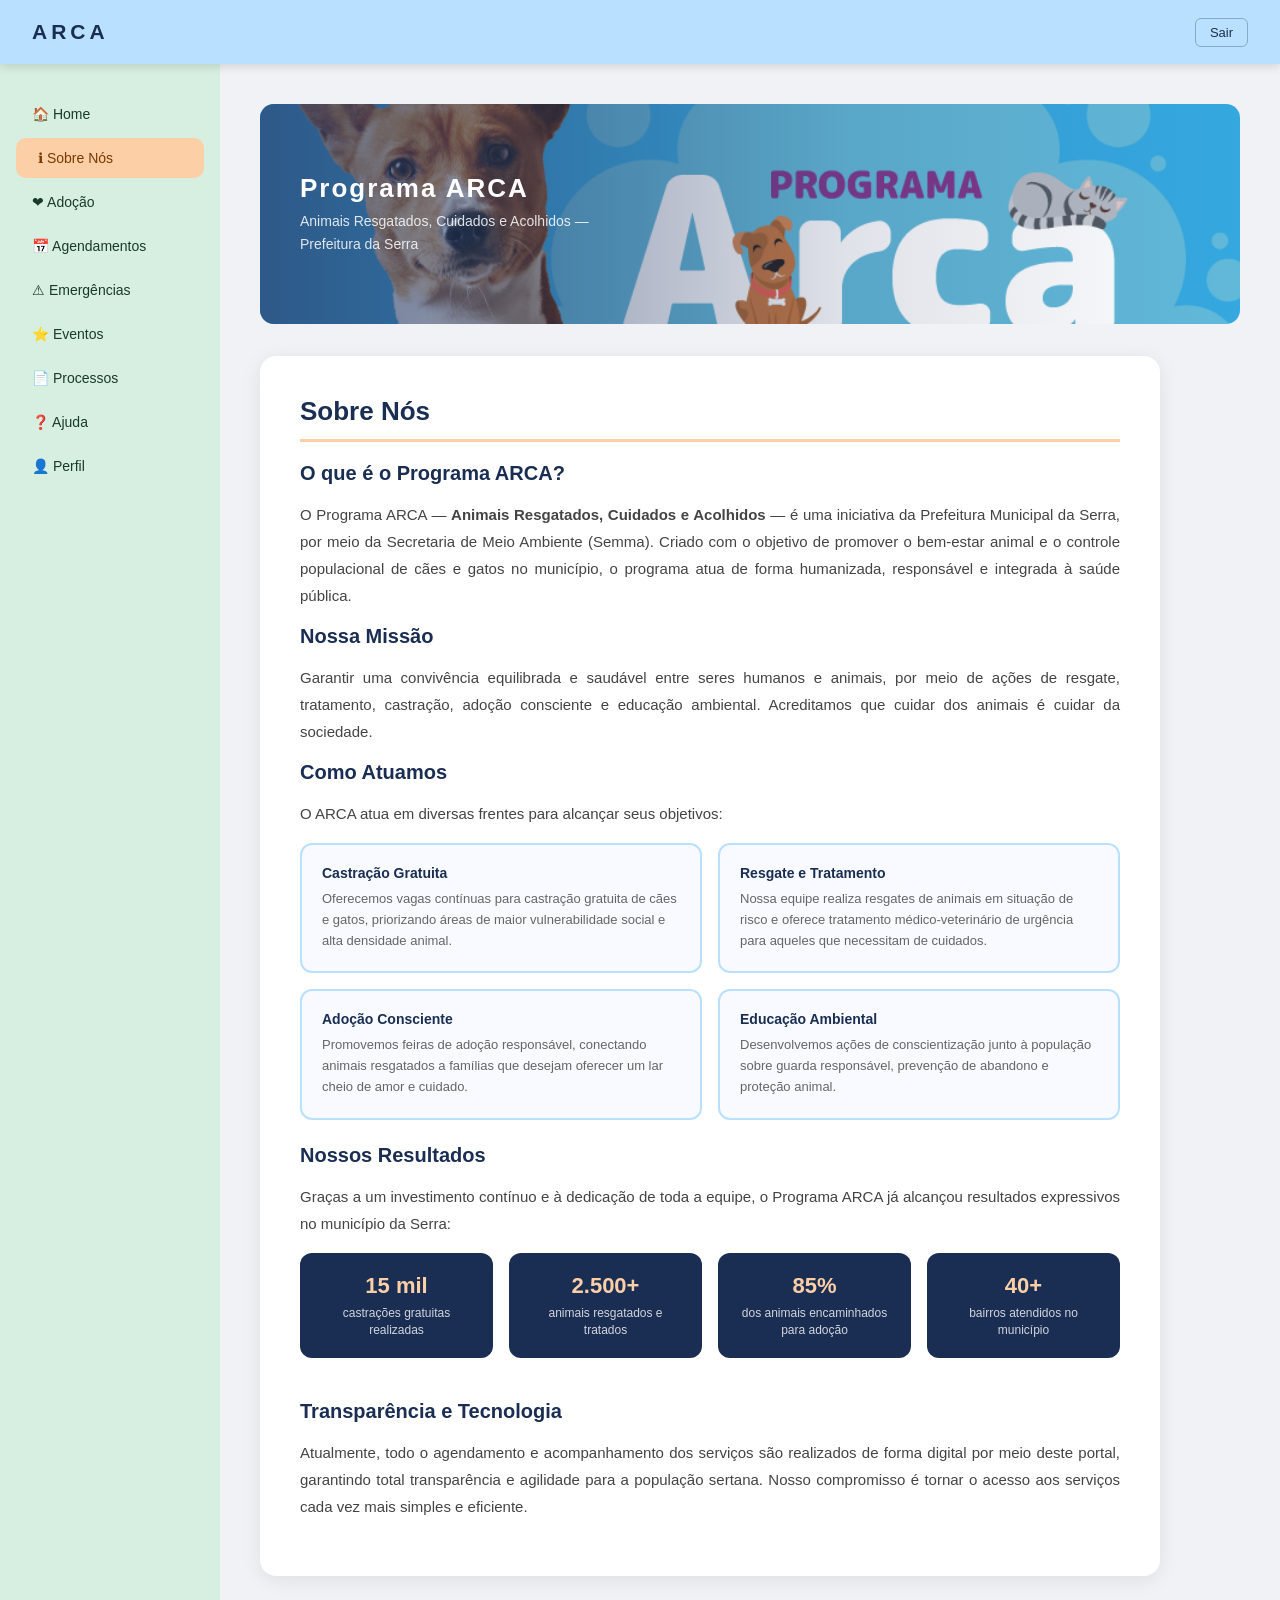
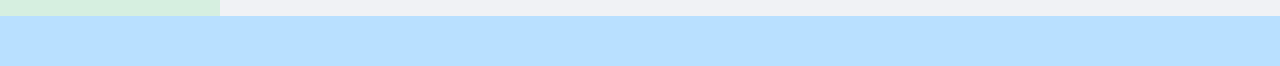
<file: sobre-nós.html>
<!DOCTYPE html>
<html lang="pt-br">
<head>
    <meta charset="UTF-8">
    <meta name="viewport" content="width=device-width, initial-scale=1.0">
    <title>Sobre Nós - ARCA</title>
    <link rel="stylesheet" href="style-sobre-nos.css">
</head>
<body>
    <div class="container">

        <header>
            <div class="header-esquerda">
                <span>ARCA</span>
            </div>
            <button class="header-sair">Sair</button>
        </header>

        <div class="menu-lateral">

            <aside>
                <ul>
                    <li><a href="telainicial.html">&#127968; Home</a></li>
                    <li class="ativo"><a href="sobre-nós.html">&#8505; Sobre Nós</a></li>
                    <li><a href="adocao.html">&#10084; Adoção</a></li>
                    <li><a href="agendamento.html">&#128197; Agendamentos</a></li>
                    <li><a href="emergencia.html">&#9888; Emergências</a></li>
                    <li><a href="eventos.html">&#11088; Eventos</a></li>
                    <li><a href="processos.html">&#128196; Processos</a></li>
                    <li><a href="ajuda.html">&#10067; Ajuda</a></li>
                    <li><a href="perfil.html">&#128100; Perfil</a></li>
                </ul>
            </aside>

            <main class="conteudo-principal">

                <div class="hero">
                    <img src="arca.png" alt="Programa ARCA">
                    <div class="hero-overlay">
                        <div class="hero-texto">
                            <h2>Programa ARCA</h2>
                            <p>Animais Resgatados, Cuidados e Acolhidos — Prefeitura da Serra</p>
                        </div>
                    </div>
                </div>

                <div class="cards">
                    <h1>Sobre Nós</h1>

                    <h2>O que é o Programa ARCA?</h2>
                    <p>O Programa ARCA — <strong>Animais Resgatados, Cuidados e Acolhidos</strong> — é uma iniciativa da Prefeitura Municipal da Serra, por meio da Secretaria de Meio Ambiente (Semma). Criado com o objetivo de promover o bem-estar animal e o controle populacional de cães e gatos no município, o programa atua de forma humanizada, responsável e integrada à saúde pública.</p>

                    <h2>Nossa Missão</h2>
                    <p>Garantir uma convivência equilibrada e saudável entre seres humanos e animais, por meio de ações de resgate, tratamento, castração, adoção consciente e educação ambiental. Acreditamos que cuidar dos animais é cuidar da sociedade.</p>

                    <h2>Como Atuamos</h2>
                    <p>O ARCA atua em diversas frentes para alcançar seus objetivos:</p>
                    <div class="sobre-grid">
                        <div class="sobre-card">
                            <h3>Castração Gratuita</h3>
                            <p>Oferecemos vagas contínuas para castração gratuita de cães e gatos, priorizando áreas de maior vulnerabilidade social e alta densidade animal.</p>
                        </div>
                        <div class="sobre-card">
                            <h3>Resgate e Tratamento</h3>
                            <p>Nossa equipe realiza resgates de animais em situação de risco e oferece tratamento médico-veterinário de urgência para aqueles que necessitam de cuidados.</p>
                        </div>
                        <div class="sobre-card">
                            <h3>Adoção Consciente</h3>
                            <p>Promovemos feiras de adoção responsável, conectando animais resgatados a famílias que desejam oferecer um lar cheio de amor e cuidado.</p>
                        </div>
                        <div class="sobre-card">
                            <h3>Educação Ambiental</h3>
                            <p>Desenvolvemos ações de conscientização junto à população sobre guarda responsável, prevenção de abandono e proteção animal.</p>
                        </div>
                    </div>

                    <h2>Nossos Resultados</h2>
                    <p>Graças a um investimento contínuo e à dedicação de toda a equipe, o Programa ARCA já alcançou resultados expressivos no município da Serra:</p>

                    <div class="sobre-numeros">
                        <div class="numero-card">
                            <span class="numero">15 mil</span>
                            <span class="numero-label">castrações gratuitas realizadas</span>
                        </div>
                        <div class="numero-card">
                            <span class="numero">2.500+</span>
                            <span class="numero-label">animais resgatados e tratados</span>
                        </div>
                        <div class="numero-card">
                            <span class="numero">85%</span>
                            <span class="numero-label">dos animais encaminhados para adoção</span>
                        </div>
                        <div class="numero-card">
                            <span class="numero">40+</span>
                            <span class="numero-label">bairros atendidos no município</span>
                        </div>
                    </div>
                    <br>
                    <h2>Transparência e Tecnologia</h2>
                    <p>Atualmente, todo o agendamento e acompanhamento dos serviços são realizados de forma digital por meio deste portal, garantindo total transparência e agilidade para a população sertana. Nosso compromisso é tornar o acesso aos serviços cada vez mais simples e eficiente.</p>

                </div>
            </main>
        </div>

        <footer></footer>
    </div>
</body>
</html>
</file>
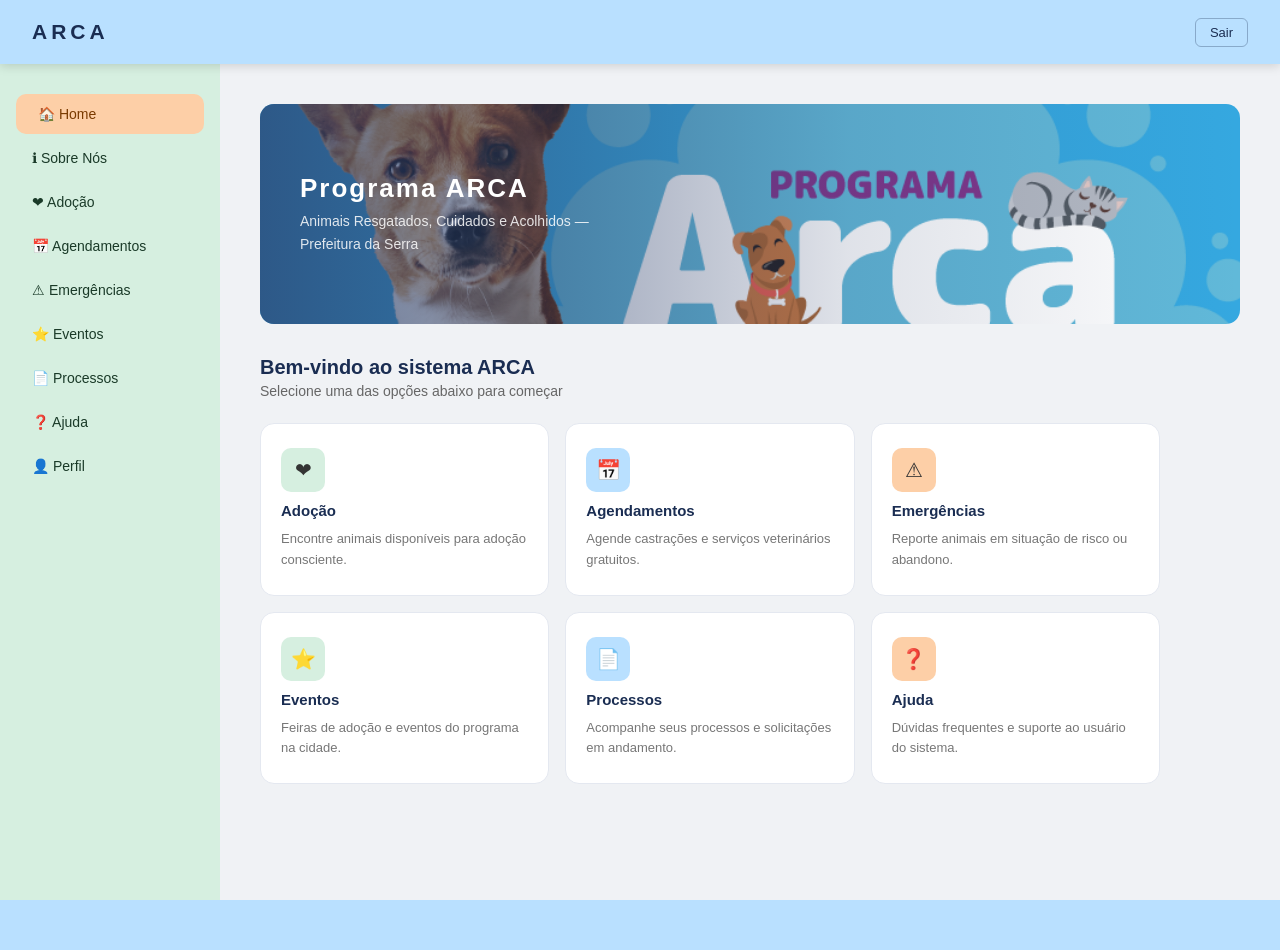
<file: telainicial.html>
<!DOCTYPE html>
<html lang="pt-br">
<head>
    <meta charset="UTF-8">
    <meta name="viewport" content="width=device-width, initial-scale=1.0">
    <title>ARCA - Home</title>
    <link rel="stylesheet" href="style-inicial.css">
</head>
<body>
    <div class="container">
 
        <header>
            <div class="header-esquerda">
                <span>ARCA</span>
            </div>
            <button class="header-sair">Sair</button>
        </header>
 
        <div class="menu-lateral">
 
            <aside>
                <ul>
                    <li class="ativo"><a href="telainicial.html">&#127968; Home</a></li>
                    <li><a href="sobre-nós.html">&#8505; Sobre Nós</a></li>
                    <li><a href="adocao.html">&#10084; Adoção</a></li>
                    <li><a href="agendamento.html">&#128197; Agendamentos</a></li>
                    <li><a href="emergencia.html">&#9888; Emergências</a></li>
                    <li><a href="eventos.html">&#11088; Eventos</a></li>
                    <li><a href="processos.html">&#128196; Processos</a></li>
                    <li><a href="ajuda.html">&#10067; Ajuda</a></li>
                    <li><a href="perfil.html">&#128100; Perfil</a></li>
                </ul>
            </aside>
 
            <main class="conteudo-principal">
 
               
                <div class="hero">
                    <img src="arca.png" alt="Programa ARCA">
                    <div class="hero-overlay">
                        <div class="hero-texto">
                            <h2>Programa ARCA</h2>
                            <p>Animais Resgatados, Cuidados e Acolhidos — Prefeitura da Serra</p>
                        </div>
                    </div>
                </div>
 
                
                <div class="home-saudacao">
                    <h1>Bem-vindo ao sistema ARCA</h1>
                    <p>Selecione uma das opções abaixo para começar</p>
                </div>
 
                <div class="home-grid">
 
                    <a href="adocao.html" class="home-card">
                        <div class="home-card-icone verde">&#10084;</div>
                        <h3>Adoção</h3>
                        <p>Encontre animais disponíveis para adoção consciente.</p>
                    </a>
 
                    <a href="agendamento.html" class="home-card">
                        <div class="home-card-icone azul">&#128197;</div>
                        <h3>Agendamentos</h3>
                        <p>Agende castrações e serviços veterinários gratuitos.</p>
                    </a>
 
                    <a href="emergencia.html" class="home-card">
                        <div class="home-card-icone laranja">&#9888;</div>
                        <h3>Emergências</h3>
                        <p>Reporte animais em situação de risco ou abandono.</p>
                    </a>
 
                    <a href="eventos.html" class="home-card">
                        <div class="home-card-icone verde">&#11088;</div>
                        <h3>Eventos</h3>
                        <p>Feiras de adoção e eventos do programa na cidade.</p>
                    </a>
 
                    <a href="processos.html" class="home-card">
                        <div class="home-card-icone azul">&#128196;</div>
                        <h3>Processos</h3>
                        <p>Acompanhe seus processos e solicitações em andamento.</p>
                    </a>
 
                    <a href="ajuda.html" class="home-card">
                        <div class="home-card-icone laranja">&#10067;</div>
                        <h3>Ajuda</h3>
                        <p>Dúvidas frequentes e suporte ao usuário do sistema.</p>
                    </a>
 
                </div>
 
            </main>
        </div>
 
        <footer>
        </footer>
 
    </div>
</body>
</html>
</file>
<file: style-login.css>
* {
    margin: 0;
    padding: 0;
    box-sizing: border-box;
    font-family: Arial, Helvetica, sans-serif;
}

body {
    display: flex;
    justify-content: center;
    align-items: center;
    min-height: 100vh;
    background: linear-gradient(135deg, #D6EFE0, #FDCFA7, #B9E0FF);
}

.caixa {
    width: 420px;
    background-color: #FFFFFF;
    color: #343434;
    padding: 40px;
    border-radius: 20px;
    box-shadow: 0 10px 30px rgba(0,0,0,0.2);
}

.caixa h1 {
    text-align: center;
    margin-bottom: 30px;
    color: #1a2d52;
}

.caixa .input-caixa {
    width: 100%;
    margin: 20px 0;
}

.input-caixa input {
    width: 100%;
    height: 50px;
    padding: 15px;
    border: 2px solid #B9E0FF;
    border-radius: 12px;
    outline: none;
    font-size: 15px;
    transition: 0.3s;
}

.input-caixa input:focus {
    border-color: #B9E0FF;
    box-shadow: 0 0 8px rgba(26, 45, 82, 0.2);
}

.input-caixa input::placeholder {
    color: #777;
}

.caixa .lembrar-senha {
    display: flex;
    justify-content: space-between;
    font-size: 14px;
    margin: 15px 0;
}

a {
    color: #1a2d52 ;
    text-decoration: none;
    font-weight: 600;
}

a:hover {
    text-decoration: underline;
}

.caixa .btn {
    width: 100%;
    height: 50px;
    background-color: #1a2d52 ;
    color: #FFFFFF;
    border: none;
    border-radius: 12px;
    font-size: 16px;
    font-weight: bold;
    cursor: pointer;
    transition: 0.3s;
}

.caixa .btn:hover {
    background-color: #FDCFA7;
    color: #7a3a00;
    transform: scale(1.02);
}

.cadastro {
    text-align: center;
    margin-top: 20px;
    font-size: 14px;
    color: #343434;
}

label {
    font-size: 14px;
    color: #343434;
}
</file>
<file: style-agendamento.css>
* { 
    margin: 0;
    padding: 0;
    box-sizing: border-box;
    font-family: Arial, Helvetica, sans-serif;
}

body { 
    background: #f0f2f5; 
    color: #343434;
}

.container { 
    display: flex; 
    flex-direction: column; 
    min-height: 100vh; 
}

header { 
    display: flex; 
    align-items: center; 
    justify-content: space-between; 
    background: #B9E0FF; 
    padding: 0 32px; 
    height: 64px; 
    position: sticky; 
    top: 0; 
    z-index: 100; 
    box-shadow: 0 2px 10px rgba(0,0,0,0.1); 
}

.header-esquerda { 
    display: flex; 
    align-items: center;
}

header span { 
    font-size: 21px; 
    font-weight: 900; 
    color: #1a2d52; 
    letter-spacing: 4px; 
    margin-right: 28px; 
    padding-right: 28px; 
    border-right: 1px solid rgba(0,0,0,0.15); 
}

header nav a { 
    color: #1a2d52; 
    text-decoration: none; 
    font-size: 13px; 
    font-weight: 500; 
    padding: 7px 13px; 
    border-radius: 6px; 
}

header nav a:hover { 
    background: rgba(43,62,106,0.1);
}

.header-sair { 
    font-size: 13px; 
    color: #1a2d52; 
    border: 1px solid rgba(26,45,82,0.3);
    border-radius: 6px; 
    padding: 6px 14px; 
    background: transparent; 
    cursor: pointer; 
}

.header-sair:hover { 
    background: #c0392b; 
    border-color: #c0392b; 
    color: #fff; 
}

.menu-lateral {
    display: flex;
    flex: 1;
}

aside {
    width: 220px;
    min-height: calc(100vh - 64px);
    background: #D6EFE0;
    padding: 30px 0;
    flex-shrink: 0;
}

aside ul {
    list-style: none;
    display: flex;
    flex-direction: column;
    gap: 4px;
    padding: 0 16px;
}

aside ul li {
    font-size: 14px;
    font-weight: 500;
    border-radius: 10px;
    transition: background 0.2s;
}

aside ul li a {
    display: block;
    padding: 12px 16px;
    color: #1a3a28;
    text-decoration: none;
    transition: padding-left 0.2s;
}

aside ul li:hover,
aside ul li.ativo {
    background: #FDCFA7;
}

aside ul li:hover a,
aside ul li.ativo a {
    color: #7a3a00;
    padding-left: 22px;
}

.conteudo-principal { 
    flex: 1; 
    padding: 40px; 
    display: flex; 
    justify-content: center;
}

.cards { 
    background: #fff; 
    border-radius: 16px; 
    padding: 40px; 
    box-shadow: 0 4px 20px rgba(0,0,0,0.08); 
    width: 100%; 
    max-width: 800px; 
    height: fit-content; 
}

.cards h1 { 
    color: #1a2d52; 
    font-size: 24px; 
    font-weight: 900; 
    border-bottom: 3px solid #FDCFA7; 
    padding-bottom: 12px; 
    margin-bottom: 8px; 
}

.subtitulo { 
    color: #777; 
    font-size: 14px; 
    margin-bottom: 28px; 
}

.form-grid { 
    display: grid;
    grid-template-columns: 1fr 1fr; 
    gap: 16px; 
}

.campo { 
    display: flex; 
    flex-direction: column; 
    gap: 6px; 
}

.campo label { 
    font-size: 13px; 
    font-weight: 600; 
    color: #1a2d52; 
}

.campo input { 
    height: 46px; 
    padding: 0 14px; 
    border: 2px solid #B9E0FF; 
    border-radius: 10px; 
    font-size: 14px; 
    outline: none; 
    color: #343434; 
    transition: border-color 0.2s;
    background: #fff; 
}

.campo input:focus { 
    border-color: #1a2d52; 
}

.campo input::placeholder { 
    color: #aaa; 
}

.btn-buscar { 
    margin-top: 20px; 
    height: 46px; 
    padding: 0 28px; 
    background: #1a2d52; 
    color: #fff; 
    border: none; 
    border-radius: 10px; 
    font-size: 14px; 
    font-weight: 700; 
    cursor: pointer; 
    transition: background 0.2s, color 0.2s;
}

.btn-buscar:hover { 
    background: #FDCFA7; 
    color: #7a3a00;
}

.resultados { 
    margin-top: 36px; 
}

.resultados h2 { 
    color: #1a2d52; 
    font-size: 18px; 
    margin-bottom: 16px; 
}

.clinicas-grid { 
    display: grid; 
    grid-template-columns: 1fr 1fr; 
    gap: 16px; 
}

.clinica-card { 
    border: 2px solid #B9E0FF; 
    border-radius: 14px; 
    overflow: hidden; 
    transition: box-shadow 0.2s; 
}

.clinica-card:hover { 
    box-shadow: 0 6px 18px rgba(0,0,0,0.1); 
}

.clinica-foto { 
    background: #D6EFE0; 
    height: 120px; 
    display: flex; 
    align-items: center; 
    justify-content: center; 
    font-size: 48px; 
}

.clinica-info { 
    padding: 16px; 
}

.clinica-info h3 { 
    color: #1a2d52; 
    font-size: 14px; 
    font-weight: 700; 
    margin-bottom: 6px; 
}

.clinica-info p { 
    color: #666; 
    font-size: 12px; 
    line-height: 1.6; 
}

.btn-agendar {
    display: inline-block; 
    margin-top: 12px; 
    padding: 8px 18px; 
    background: #1a2d52; 
    color: #fff; 
    border-radius: 8px; 
    font-size: 13px; 
    font-weight: 700; 
    text-decoration: none; 
    transition: background 0.2s, color 0.2s; 
}

.btn-agendar:hover { 
    background: #FDCFA7; 
    color: #7a3a00; 
}

footer { 
    background: #B9E0FF; 
    height: 50px; 
    display: flex; 
    align-items: center; 
    justify-content: center; 
    color: #1a2d52; 
    font-size: 13px; 
}

.btn-voltar {
    display: inline-block;
    margin-top: 20px;
    margin-bottom: 4px;
    font-size: 13px;
    color: #1a2d52;
    border: 1px solid #B9E0FF;
    border-radius: 6px;
    padding: 6px 14px;
    text-decoration: none;
    transition: background 0.2s;
}

.btn-voltar:hover {
    background: #B9E0FF;
}
</file>
<file: style-ajuda.css>
* {
    margin: 0;
    padding: 0;
    box-sizing: border-box;
    font-family: Arial, Helvetica, sans-serif;
}

body {
    background: #f0f2f5;
    color: #343434;
}

.container {
    display: flex;
    flex-direction: column;
    min-height: 100vh;
}

header {
    display: flex;
    align-items: center;
    justify-content: space-between;
    background: #B9E0FF;
    padding: 0 32px;
    height: 64px;
    position: sticky;
    top: 0;
    z-index: 100;
    box-shadow: 0 2px 10px rgba(0,0,0,0.1);
}

.header-esquerda {
    display: flex;
    align-items: center;
}

header span {
    font-size: 21px;
    font-weight: 900;
    color: #1a2d52;
    letter-spacing: 4px;
}

.header-sair {
    font-size: 13px;
    color: #1a2d52;
    border: 1px solid rgba(26,45,82,0.3);
    border-radius: 6px;
    padding: 6px 14px;
    background: transparent;
    cursor: pointer;
}

.header-sair:hover {
    background: #c0392b;
    border-color: #c0392b;
    color: #fff;
}

.menu-lateral {
    display: flex;
    flex: 1;
}

aside {
    width: 220px;
    min-height: calc(100vh - 64px);
    background: #D6EFE0;
    padding: 30px 0;
    flex-shrink: 0;
}

aside ul {
    list-style: none;
    display: flex;
    flex-direction: column;
    gap: 4px;
    padding: 0 16px;
}

aside ul li {
    font-size: 14px;
    font-weight: 500;
    border-radius: 10px;
    transition: background 0.2s;
}

aside ul li a {
    display: block;
    padding: 12px 16px;
    color: #1a3a28;
    text-decoration: none;
    transition: padding-left 0.2s;
}

aside ul li:hover,
aside ul li.ativo {
    background: #FDCFA7;
}

aside ul li:hover a,
aside ul li.ativo a {
    color: #7a3a00;
    padding-left: 22px;
}

.conteudo-principal {
    flex: 1;
    padding: 40px;
    display: flex;
    justify-content: center;
}

.cards {
    background: #fff;
    border-radius: 16px;
    padding: 40px;
    box-shadow: 0 4px 20px rgba(0,0,0,0.08);
    width: 100%;
    max-width: 860px;
    height: fit-content;
}

.cards h1 {
    color: #1a2d52;
    font-size: 24px;
    font-weight: 900;
    border-bottom: 3px solid #FDCFA7;
    padding-bottom: 12px;
    margin-bottom: 8px;
}

.cards h2 {
    color: #1a2d52;
    font-size: 17px;
    font-weight: 700;
    margin-bottom: 16px;
}

.subtitulo {
    color: #777;
    font-size: 14px;
    margin-bottom: 28px;
}

.contato-grid {
    display: grid;
    grid-template-columns: repeat(3, 1fr);
    gap: 16px;
    margin-bottom: 36px;
}

.contato-card {
    display: flex;
    align-items: center;
    gap: 14px;
    background: #f8faff;
    border: 2px solid #B9E0FF;
    border-radius: 12px;
    padding: 18px;
}

.contato-icone {
    font-size: 24px;
    flex-shrink: 0;
}

.contato-card h4 {
    font-size: 12px;
    font-weight: 700;
    color: #999;
    text-transform: uppercase;
    letter-spacing: 0.5px;
    margin-bottom: 3px;
}

.contato-card p {
    font-size: 13px;
    font-weight: 600;
    color: #1a2d52;
}

.faq-lista {
    display: flex;
    flex-direction: column;
    gap: 8px;
    margin-bottom: 8px;
}

.faq-item {
    border: 2px solid #e4e8f0;
    border-radius: 12px;
    overflow: hidden;
    transition: border-color 0.2s;
}

.faq-item.aberto {
    border-color: #B9E0FF;
}

.faq-pergunta {
    width: 100%;
    display: flex;
    align-items: center;
    justify-content: space-between;
    gap: 12px;
    padding: 16px 20px;
    background: transparent;
    border: none;
    cursor: pointer;
    text-align: left;
    font-size: 14px;
    font-weight: 600;
    color: #1a2d52;
    transition: background 0.2s;
}

.faq-pergunta:hover {
    background: #f8faff;
}

.faq-item.aberto .faq-pergunta {
    background: #f8faff;
}

.faq-icone {
    font-size: 18px;
    font-weight: 700;
    color: #1a2d52;
    flex-shrink: 0;
    line-height: 1;
}

.faq-resposta {
    display: none;
    padding: 0 20px 18px;
    background: #f8faff;
}

.faq-resposta p {
    font-size: 13px;
    color: #555;
    line-height: 1.7;
}

.faq-resposta p strong {
    color: #1a2d52;
}

.faq-item.aberto .faq-resposta {
    display: block;
}

.form-contato {
    margin-top: 4px;
}

.form-grid {
    display: grid;
    grid-template-columns: 1fr 1fr;
    gap: 16px;
}

.campo {
    display: flex;
    flex-direction: column;
    gap: 6px;
}

.campo label {
    font-size: 13px;
    font-weight: 600;
    color: #1a2d52;
}

.campo input,
.campo select,
.campo textarea {
    height: 46px;
    padding: 0 14px;
    border: 2px solid #B9E0FF;
    border-radius: 10px;
    font-size: 14px;
    outline: none;
    color: #343434;
    transition: border-color 0.2s;
    background: #fff;
}

.campo textarea {
    height: auto;
    padding: 12px 14px;
    resize: vertical;
}

.campo input:focus,
.campo select:focus,
.campo textarea:focus {
    border-color: #1a2d52;
}

.campo input::placeholder,
.campo textarea::placeholder {
    color: #aaa;
}

.btn-enviar {
    margin-top: 20px;
    height: 46px;
    padding: 0 28px;
    background: #1a2d52;
    color: #fff;
    border: none;
    border-radius: 10px;
    font-size: 14px;
    font-weight: 700;
    cursor: pointer;
    transition: background 0.2s, color 0.2s;
}

.btn-enviar:hover {
    background: #FDCFA7;
    color: #7a3a00;
}

.btn-voltar {
    display: inline-block;
    margin-top: 28px;
    font-size: 13px;
    color: #1a2d52;
    border: 1px solid #B9E0FF;
    border-radius: 6px;
    padding: 6px 14px;
    text-decoration: none;
    transition: background 0.2s;
}

.btn-voltar:hover {
    background: #B9E0FF;
}

footer {
    background: #B9E0FF;
    height: 50px;
    display: flex;
    align-items: center;
    justify-content: center;
    color: #1a2d52;
    font-size: 13px;
}
</file>
<file: style-cadastro.css>
* {
    margin: 0;
    padding: 0;
    box-sizing: border-box;
    font-family: Arial, Helvetica, sans-serif;
}

body {
    background: linear-gradient(135deg, #D6EFE0, #B9E0FF);
    min-height: 100vh;
    display: flex;
    flex-direction: column;
}

.topo {
    background: #B9E0FF;
    height: 60px;
    display: flex;
    align-items: center;
    padding: 0 32px;
    box-shadow: 0 2px 8px rgba(0,0,0,0.1);
}

.topo h1 {
    color: #1a2d52;
    font-size: 20px;
    font-weight: 900;
    letter-spacing: 4px;
}

main {
    flex: 1;
    display: flex;
    justify-content: center;
    padding: 40px 20px;
}

.caixa {
    width: 100%;
    max-width: 520px;
    background: #fff;
    border-radius: 20px;
    padding: 40px;
    box-shadow: 0 10px 30px rgba(0,0,0,0.12);
    height: fit-content;
}

.caixa h2 {
    color: #1a2d52;
    font-size: 22px;
    font-weight: 900;
    text-align: center;
    margin-bottom: 28px;
}

.secao-titulo {
    color: #1a2d52;
    font-size: 15px;
    font-weight: 700;
    border-left: 4px solid #FDCFA7;
    padding-left: 10px;
    margin: 24px 0 16px;
}

.campo {
    display: flex;
    flex-direction: column;
    gap: 6px;
    margin-bottom: 14px;
}

.campo label {
    font-size: 13px;
    font-weight: 600;
    color: #1a2d52;
}

.campo input {
    height: 48px;
    padding: 0 14px;
    border: 2px solid #B9E0FF;
    border-radius: 10px;
    font-size: 14px;
    outline: none;
    color: #343434;
    transition: border-color 0.2s;
}

.campo input[type="file"] { 
    height: auto; padding: 10px 0; border: none;
 }
.campo input:focus {
     border-color: #1a2d52;
     }
.campo input::placeholder { 
    color: #aaa;
 }

.btn-cadastrar {
    width: 100%;
    height: 48px;
    background: #1a2d52;
    color: #fff;
    border: none;
    border-radius: 10px;
    font-size: 15px;
    font-weight: 700;
    cursor: pointer;
    margin-top: 24px;
    transition: background 0.2s, color 0.2s;
}

.btn-cadastrar:hover { 
    background: #FDCFA7; 
    color: #7a3a00; 
}
</file>
<file: style-eventos.css>
* {
    margin: 0;
    padding: 0;
    box-sizing: border-box;
    font-family: Arial, Helvetica, sans-serif;
}

body {
    background: #f0f2f5;
    color: #343434;
}

.container {
    display: flex;
    flex-direction: column;
    min-height: 100vh;
}

header {
    display: flex;
    align-items: center;
    justify-content: space-between;
    background: #B9E0FF;
    padding: 0 32px;
    height: 64px;
    position: sticky;
    top: 0;
    z-index: 100;
    box-shadow: 0 2px 10px rgba(0,0,0,0.1);
}

.header-esquerda {
    display: flex;
    align-items: center;
}

header span {
    font-size: 21px;
    font-weight: 900;
    color: #1a2d52;
    letter-spacing: 4px;
}

.header-sair {
    font-size: 13px;
    color: #1a2d52;
    border: 1px solid rgba(26,45,82,0.3);
    border-radius: 6px;
    padding: 6px 14px;
    background: transparent;
    cursor: pointer;
}

.header-sair:hover {
    background: #c0392b;
    border-color: #c0392b;
    color: #fff;
}

.menu-lateral {
    display: flex;
    flex: 1;
}

aside {
    width: 220px;
    min-height: calc(100vh - 64px);
    background: #D6EFE0;
    padding: 30px 0;
    flex-shrink: 0;
}

aside ul {
    list-style: none;
    display: flex;
    flex-direction: column;
    gap: 4px;
    padding: 0 16px;
}

aside ul li {
    font-size: 14px;
    font-weight: 500;
    border-radius: 10px;
    transition: background 0.2s;
}

aside ul li a {
    display: block;
    padding: 12px 16px;
    color: #1a3a28;
    text-decoration: none;
    transition: padding-left 0.2s;
}

aside ul li:hover,
aside ul li.ativo {
    background: #FDCFA7;
}

aside ul li:hover a,
aside ul li.ativo a {
    color: #7a3a00;
    padding-left: 22px;
}

.conteudo-principal {
    flex: 1;
    padding: 40px;
    display: flex;
    justify-content: center;
}

.cards {
    background: #fff;
    border-radius: 16px;
    padding: 40px;
    box-shadow: 0 4px 20px rgba(0,0,0,0.08);
    width: 100%;
    max-width: 860px;
    height: fit-content;
}

.cards h1 {
    color: #1a2d52;
    font-size: 24px;
    font-weight: 900;
    border-bottom: 3px solid #FDCFA7;
    padding-bottom: 12px;
    margin-bottom: 8px;
}

.subtitulo {
    color: #777;
    font-size: 14px;
    margin-bottom: 24px;
}

.filtros {
    display: flex;
    gap: 8px;
    flex-wrap: wrap;
    margin-bottom: 28px;
}

.filtro-btn {
    padding: 7px 16px;
    border: 2px solid #B9E0FF;
    border-radius: 20px;
    background: transparent;
    font-size: 13px;
    font-weight: 600;
    color: #1a2d52;
    cursor: pointer;
    transition: all 0.2s;
}

.filtro-btn:hover,
.filtro-btn.ativo {
    background: #1a2d52;
    border-color: #1a2d52;
    color: #fff;
}

.eventos-lista {
    display: flex;
    flex-direction: column;
    gap: 16px;
}

.evento-card {
    display: flex;
    align-items: flex-start;
    gap: 20px;
    border: 2px solid #e4e8f0;
    border-radius: 14px;
    padding: 20px;
    transition: box-shadow 0.2s, border-color 0.2s;
}

.evento-card:hover {
    box-shadow: 0 6px 18px rgba(0,0,0,0.08);
    border-color: #B9E0FF;
}

.evento-data {
    display: flex;
    flex-direction: column;
    align-items: center;
    justify-content: center;
    background: #1a2d52;
    color: #fff;
    border-radius: 12px;
    padding: 12px 16px;
    min-width: 64px;
    text-align: center;
    flex-shrink: 0;
}

.evento-data .dia {
    font-size: 26px;
    font-weight: 900;
    line-height: 1;
}

.evento-data .mes {
    font-size: 11px;
    font-weight: 700;
    letter-spacing: 1px;
    color: #FDCFA7;
    margin-top: 4px;
}

.evento-info {
    flex: 1;
    display: flex;
    flex-direction: column;
    gap: 6px;
}

.evento-tipo {
    font-size: 11px;
    font-weight: 700;
    padding: 3px 10px;
    border-radius: 20px;
    display: inline-block;
    width: fit-content;
    letter-spacing: 0.5px;
}

.tipo-feira {
    background: #D6EFE0;
    color: #1a3a28;
}

.tipo-castracao {
    background: #B9E0FF;
    color: #1a2d52;
}

.tipo-educacao {
    background: #FDCFA7;
    color: #7a3a00;
}

.evento-info h3 {
    color: #1a2d52;
    font-size: 15px;
    font-weight: 700;
}

.evento-info p {
    color: #666;
    font-size: 13px;
    line-height: 1.5;
}

.evento-desc {
    color: #888 !important;
    font-size: 12px !important;
    margin-top: 2px;
}

.evento-acao {
    display: flex;
    flex-direction: column;
    align-items: flex-end;
    justify-content: space-between;
    gap: 12px;
    flex-shrink: 0;
}

.evento-vagas {
    font-size: 12px;
    font-weight: 600;
    color: #1a3a28;
    background: #D6EFE0;
    padding: 4px 10px;
    border-radius: 20px;
    white-space: nowrap;
}

.vagas-limitadas {
    background: #FDCFA7;
    color: #7a3a00;
}

.btn-detalhes {
    display: inline-block;
    padding: 8px 18px;
    background: #1a2d52;
    color: #fff;
    border-radius: 8px;
    font-size: 13px;
    font-weight: 700;
    text-decoration: none;
    transition: background 0.2s, color 0.2s;
    white-space: nowrap;
}

.btn-detalhes:hover {
    background: #FDCFA7;
    color: #7a3a00;
}

.btn-voltar {
    display: inline-block;
    margin-top: 28px;
    font-size: 13px;
    color: #1a2d52;
    border: 1px solid #B9E0FF;
    border-radius: 6px;
    padding: 6px 14px;
    text-decoration: none;
    transition: background 0.2s;
}

.btn-voltar:hover {
    background: #B9E0FF;
}

footer {
    background: #B9E0FF;
    height: 50px;
    display: flex;
    align-items: center;
    justify-content: center;
    color: #1a2d52;
    font-size: 13px;
}
</file>
<file: style-form.agendamento.css>
* {
    margin: 0;
    padding: 0;
    box-sizing: border-box;
    font-family: Arial, Helvetica, sans-serif;
}

body {
    background: #f0f2f5;
    color: #343434;
}

.container {
    display: flex;
    flex-direction: column;
    min-height: 100vh;
}

header {
    display: flex;
    align-items: center;
    justify-content: space-between;
    background: #B9E0FF;
    padding: 0 32px;
    height: 64px;
    position: sticky;
    top: 0;
    z-index: 100;
    box-shadow: 0 2px 10px rgba(0, 0, 0, 0.1);
}

.header-esquerda {
    display: flex;
    align-items: center;
}

header span {
    font-size: 21px;
    font-weight: 900;
    color: #1a2d52;
    letter-spacing: 4px;
    margin-right: 28px;
    padding-right: 28px;
    border-right: 1px solid rgba(0, 0, 0, 0.15);
}

.header-sair {
    font-size: 13px;
    color: #1a2d52;
    border: 1px solid rgba(26, 45, 82, 0.3);
    border-radius: 6px;
    padding: 6px 14px;
    background: transparent;
    cursor: pointer;
}

.header-sair:hover {
    background: #c0392b;
    border-color: #c0392b;
    color: #fff;
}

.menu-lateral {
    display: flex;
    flex: 1;
}

aside {
    width: 220px;
    min-height: calc(100vh - 64px);
    background: #D6EFE0;
    padding: 30px 0;
    flex-shrink: 0;
}

aside ul {
    list-style: none;
    display: flex;
    flex-direction: column;
    gap: 4px;
    padding: 0 16px;
}

aside ul li {
    font-size: 14px;
    font-weight: 500;
    border-radius: 10px;
    transition: background 0.2s;
}

aside ul li a {
    display: block;
    padding: 12px 16px;
    color: #1a3a28;
    text-decoration: none;
    transition: padding-left 0.2s;
}

aside ul li:hover,
aside ul li.ativo {
    background: #FDCFA7;
}

aside ul li:hover a,
aside ul li.ativo a {
    color: #7a3a00;
    padding-left: 22px;
}

.conteudo-principal {
    flex: 1;
    padding: 40px;
    display: flex;
    justify-content: center;
}

.cards {
    background: #fff;
    border-radius: 16px;
    padding: 40px;
    box-shadow: 0 4px 20px rgba(0, 0, 0, 0.08);
    width: 100%;
    max-width: 800px;
    height: fit-content;
}

.cards h1 {
    color: #1a2d52;
    font-size: 24px;
    font-weight: 900;
    border-bottom: 3px solid #FDCFA7;
    padding-bottom: 12px;
    margin-bottom: 8px;
}

.subtitulo {
    color: #777;
    font-size: 14px;
    margin-bottom: 28px;
}

.secao-titulo {
    color: #1a2d52;
    font-size: 15px;
    font-weight: 700;
    border-left: 4px solid #FDCFA7;
    padding-left: 10px;
    margin: 24px 0 16px;
}

.form-grid {
    display: grid;
    grid-template-columns: 1fr 1fr;
    gap: 16px;
}

.campo {
    display: flex;
    flex-direction: column;
    gap: 6px;
}

.campo label {
    font-size: 13px;
    font-weight: 600;
    color: #1a2d52;
}

.campo input,
.campo select {
    height: 46px;
    padding: 0 14px;
    border: 2px solid #B9E0FF;
    border-radius: 10px;
    font-size: 14px;
    outline: none;
    color: #343434;
    transition: border-color 0.2s;
    background: #fff;
}

.campo input:focus,
.campo select:focus {
    border-color: #1a2d52;
}

.campo input::placeholder {
    color: #aaa;
}

.btn-cadastrar {
    width: 100%;
    height: 50px;
    background: #1a2d52;
    color: #fff;
    border: none;
    border-radius: 10px;
    font-size: 15px;
    font-weight: 700;
    cursor: pointer;
    margin-top: 28px;
    transition: background 0.2s, color 0.2s;
}

.btn-cadastrar:hover {
    background: #FDCFA7;
    color: #7a3a00;
}

.calendario {
    background: #f8faff;
    border: 2px solid #B9E0FF;
    border-radius: 14px;
    padding: 24px;
    max-width: 360px;
    margin-top: 8px;
}

.cal-header {
    display: flex;
    align-items: center;
    justify-content: space-between;
    margin-bottom: 16px;
}

.cal-header span {
    font-size: 16px;
    font-weight: 700;
    color: #1a2d52;
}

.cal-header button {
    background: transparent;
    border: none;
    font-size: 18px;
    cursor: pointer;
    color: #1a2d52;
    padding: 4px 10px;
    border-radius: 6px;
}

.cal-header button:hover {
    background: #B9E0FF;
}

.cal-dias-semana {
    display: grid;
    grid-template-columns: repeat(7, 1fr);
    text-align: center;
    margin-bottom: 8px;
}

.cal-dias-semana span {
    font-size: 12px;
    font-weight: 700;
    color: #1a2d52;
    padding: 4px 0;
}

.cal-dias {
    display: grid;
    grid-template-columns: repeat(7, 1fr);
    gap: 4px;
}

.dia {
    text-align: center;
    padding: 8px 4px;
    border-radius: 8px;
    font-size: 13px;
    cursor: pointer;
    transition: background 0.2s;
}

.dia:hover {
    background: #B9E0FF;
}

.dia.selecionado {
    background: #1a2d52;
    color: #fff;
    font-weight: 700;
}

.dia.desabilitado {
    color: #ccc;
    cursor: not-allowed;
}

.dia.desabilitado:hover {
    background: transparent;
}

.data-selecionada {
    margin-top: 14px;
    font-size: 13px;
    color: #1a2d52;
    font-weight: 600;
    text-align: center;
}

footer {
    background: #B9E0FF;
    height: 50px;
    display: flex;
    align-items: center;
    justify-content: center;
    color: #1a2d52;
    font-size: 13px;
}

.btn-voltar {
    display: inline-block;
    margin-bottom: 16px;
    font-size: 13px;
    color: #1a2d52;
    border: 1px solid #B9E0FF;
    border-radius: 6px;
    padding: 6px 14px;
    text-decoration: none;
    transition: background 0.2s;
}

.btn-voltar:hover {
    background: #B9E0FF;
}
</file>
<file: style-processos.css>
* {
    margin: 0;
    padding: 0;
    box-sizing: border-box;
    font-family: Arial, Helvetica, sans-serif;
}

body {
    background: #f0f2f5;
    color: #343434;
}

.container {
    display: flex;
    flex-direction: column;
    min-height: 100vh;
}

header {
    display: flex;
    align-items: center;
    justify-content: space-between;
    background: #B9E0FF;
    padding: 0 32px;
    height: 64px;
    position: sticky;
    top: 0;
    z-index: 100;
    box-shadow: 0 2px 10px rgba(0,0,0,0.1);
}

.header-esquerda {
    display: flex;
    align-items: center;
}

header span {
    font-size: 21px;
    font-weight: 900;
    color: #1a2d52;
    letter-spacing: 4px;
}

.header-sair {
    font-size: 13px;
    color: #1a2d52;
    border: 1px solid rgba(26,45,82,0.3);
    border-radius: 6px;
    padding: 6px 14px;
    background: transparent;
    cursor: pointer;
}

.header-sair:hover {
    background: #c0392b;
    border-color: #c0392b;
    color: #fff;
}

.menu-lateral {
    display: flex;
    flex: 1;
}

aside {
    width: 220px;
    min-height: calc(100vh - 64px);
    background: #D6EFE0;
    padding: 30px 0;
    flex-shrink: 0;
}

aside ul {
    list-style: none;
    display: flex;
    flex-direction: column;
    gap: 4px;
    padding: 0 16px;
}

aside ul li {
    font-size: 14px;
    font-weight: 500;
    border-radius: 10px;
    transition: background 0.2s;
}

aside ul li a {
    display: block;
    padding: 12px 16px;
    color: #1a3a28;
    text-decoration: none;
    transition: padding-left 0.2s;
}

aside ul li:hover,
aside ul li.ativo {
    background: #FDCFA7;
}

aside ul li:hover a,
aside ul li.ativo a {
    color: #7a3a00;
    padding-left: 22px;
}

.conteudo-principal {
    flex: 1;
    padding: 40px;
    display: flex;
    justify-content: center;
}

.cards {
    background: #fff;
    border-radius: 16px;
    padding: 40px;
    box-shadow: 0 4px 20px rgba(0,0,0,0.08);
    width: 100%;
    max-width: 860px;
    height: fit-content;
}

.cards h1 {
    color: #1a2d52;
    font-size: 24px;
    font-weight: 900;
    border-bottom: 3px solid #FDCFA7;
    padding-bottom: 12px;
    margin-bottom: 8px;
}

.cards h2 {
    color: #1a2d52;
    font-size: 17px;
    font-weight: 700;
    margin-bottom: 16px;
}

.subtitulo {
    color: #777;
    font-size: 14px;
    margin-bottom: 28px;
}

.resumo-grid {
    display: grid;
    grid-template-columns: repeat(3, 1fr);
    gap: 16px;
    margin-bottom: 32px;
}

.resumo-card {
    border-radius: 12px;
    padding: 20px;
    display: flex;
    flex-direction: column;
    gap: 4px;
}

.resumo-card.azul { background: #B9E0FF; }
.resumo-card.verde { background: #D6EFE0; }
.resumo-card.laranja { background: #FDCFA7; }

.resumo-num {
    font-size: 30px;
    font-weight: 900;
    color: #1a2d52;
    line-height: 1;
}

.resumo-label {
    font-size: 13px;
    font-weight: 600;
    color: #1a2d52;
}

.processos-lista {
    display: flex;
    flex-direction: column;
    gap: 16px;
    margin-bottom: 8px;
}

.processo-card {
    border: 2px solid #e4e8f0;
    border-radius: 14px;
    padding: 24px;
    transition: box-shadow 0.2s;
}

.processo-card:hover {
    box-shadow: 0 4px 16px rgba(0,0,0,0.08);
}

.processo-header {
    display: flex;
    align-items: flex-start;
    justify-content: space-between;
    gap: 12px;
    margin-bottom: 20px;
}

.processo-numero {
    font-size: 11px;
    font-weight: 700;
    color: #999;
    letter-spacing: 0.5px;
    display: block;
    margin-bottom: 4px;
}

.processo-header h3 {
    color: #1a2d52;
    font-size: 15px;
    font-weight: 700;
}

.status {
    font-size: 11px;
    font-weight: 700;
    padding: 4px 12px;
    border-radius: 20px;
    white-space: nowrap;
    flex-shrink: 0;
}

.status-andamento { background: #B9E0FF; color: #1a2d52; }
.status-documentos { background: #FDCFA7; color: #7a3a00; }
.status-concluido { background: #D6EFE0; color: #1a3a28; }

.processo-timeline {
    display: flex;
    align-items: center;
    gap: 0;
    margin-bottom: 20px;
    overflow-x: auto;
    padding-bottom: 4px;
}

.step {
    display: flex;
    flex-direction: column;
    align-items: center;
    gap: 8px;
    min-width: 100px;
}

.step-icone {
    width: 36px;
    height: 36px;
    border-radius: 50%;
    background: #e4e8f0;
    color: #aaa;
    font-size: 14px;
    display: flex;
    align-items: center;
    justify-content: center;
    font-weight: 700;
    flex-shrink: 0;
}

.step.concluido .step-icone {
    background: #D6EFE0;
    color: #1a3a28;
}

.step.ativo .step-icone {
    background: #1a2d52;
    color: #FDCFA7;
}

.step-info {
    display: flex;
    flex-direction: column;
    align-items: center;
    gap: 2px;
    text-align: center;
}

.step-titulo {
    font-size: 11px;
    font-weight: 600;
    color: #1a2d52;
    line-height: 1.3;
}

.step-data {
    font-size: 10px;
    color: #999;
}

.step-linha {
    flex: 1;
    height: 2px;
    background: #e4e8f0;
    min-width: 24px;
    margin-bottom: 28px;
    flex-shrink: 0;
}

.step-linha.concluido {
    background: #D6EFE0;
}

.step-linha.ativo {
    background: #B9E0FF;
}

.processo-footer {
    border-top: 1px solid #f0f2f5;
    padding-top: 16px;
}

.btn-acao {
    display: inline-block;
    padding: 8px 20px;
    background: #1a2d52;
    color: #fff;
    border-radius: 8px;
    font-size: 13px;
    font-weight: 700;
    text-decoration: none;
    transition: background 0.2s, color 0.2s;
}

.btn-acao:hover {
    background: #FDCFA7;
    color: #7a3a00;
}

.concluido-card {
    background: #fafafa;
}

.processo-concluido-info {
    font-size: 13px;
    color: #777;
    margin-top: 4px;
}

.btn-voltar {
    display: inline-block;
    margin-top: 28px;
    font-size: 13px;
    color: #1a2d52;
    border: 1px solid #B9E0FF;
    border-radius: 6px;
    padding: 6px 14px;
    text-decoration: none;
    transition: background 0.2s;
}

.btn-voltar:hover {
    background: #B9E0FF;
}

footer {
    background: #B9E0FF;
    height: 50px;
    display: flex;
    align-items: center;
    justify-content: center;
    color: #1a2d52;
    font-size: 13px;
}
</file>
<file: style-sobre-nos.css>
* {
    margin: 0;
    padding: 0;
    box-sizing: border-box;
    font-family: Arial, Helvetica, sans-serif;
}

body {
    background: #f0f2f5;
    color: #343434;
}

.container {
    display: flex;
    flex-direction: column;
    min-height: 100vh;
}

header {
    display: flex;
    align-items: center;
    justify-content: space-between;
    background: #B9E0FF;
    padding: 0 32px;
    height: 64px;
    position: sticky;
    top: 0;
    z-index: 100;
    box-shadow: 0 2px 10px rgba(0, 0, 0, 0.15);
}

.header-esquerda {
    display: flex;
    align-items: center;
}

header span {
    font-size: 21px;
    font-weight: 900;
    color: #1a2d52;
    letter-spacing: 4px;
}

.header-sair {
    font-size: 13px;
    color: #1a2d52;
    border: 1px solid rgba(26, 45, 82, 0.3);
    border-radius: 6px;
    padding: 6px 14px;
    background: transparent;
    cursor: pointer;
}

.header-sair:hover {
    background: #c0392b;
    border-color: #c0392b;
    color: #fff;
}


.menu-lateral {
    display: flex;
    flex: 1;
}


aside {
    width: 220px;
    min-height: calc(100vh - 64px);
    background: #D6EFE0;
    padding: 30px 0;
    flex-shrink: 0;
}

aside ul {
    list-style: none;
    display: flex;
    flex-direction: column;
    gap: 4px;
    padding: 0 16px;
}

aside ul li {
    font-size: 14px;
    font-weight: 500;
    border-radius: 10px;
    transition: background 0.2s, padding-left 0.2s;
}

aside ul li a {
    display: block;
    padding: 12px 16px;
    color: #1a3a28;
    text-decoration: none;
}

aside ul li:hover,
aside ul li.ativo {
    background: #FDCFA7;
}

aside ul li:hover a,
aside ul li.ativo a {
    color: #7a3a00;
    padding-left: 22px;
}


.conteudo-principal {
    flex: 1;
    padding: 40px;
}

.hero {
    width: 100%;
    height: 220px;
    border-radius: 14px;
    overflow: hidden;
    position: relative;
    margin-bottom: 32px;
}

.hero img {
    width: 100%;
    height: 100%;
    object-fit: cover;
    object-position: center 30%;
    display: block;
}

.hero-overlay {
    position: absolute;
    inset: 0;
    background: linear-gradient(to right, rgba(43, 62, 106, 0.75), rgba(43, 62, 106, 0.15) 60%, transparent);
    display: flex;
    align-items: center;
    padding: 0 40px;
}

.hero-texto h2 {
    color: #fff;
    font-size: 26px;
    font-weight: 900;
    letter-spacing: 2px;
    margin-bottom: 6px;
}

.hero-texto p {
    color: rgba(255, 255, 255, 0.85);
    font-size: 14px;
    max-width: 300px;
    line-height: 1.6;
}


.home-saudacao {
    margin-bottom: 24px;
}

.home-saudacao h1 {
    color: #1a2d52;
    font-size: 20px;
    font-weight: 700;
    margin-bottom: 4px;
}

.home-saudacao p {
    color: #666;
    font-size: 14px;
}


.home-grid {
    display: grid;
    grid-template-columns: repeat(3, 1fr);
    gap: 16px;
    max-width: 900px;
}

a.home-card {
    text-decoration: none;
    color: inherit;
}

.home-card {
    background: #fff;
    border-radius: 14px;
    padding: 24px 20px;
    border: 1px solid #e4e8f0;
    display: flex;
    flex-direction: column;
    gap: 10px;
    transition: transform 0.2s, box-shadow 0.2s;
}

.home-card:hover {
    transform: translateY(-3px);
    box-shadow: 0 8px 20px rgba(0, 0, 0, 0.1);
}

.home-card h3 {
    font-size: 15px;
    font-weight: 700;
    color: #1a2d52;
}

.home-card p {
    font-size: 13px;
    color: #777;
    line-height: 1.6;
}

.home-card-icone {
    width: 44px;
    height: 44px;
    border-radius: 10px;
    display: flex;
    align-items: center;
    justify-content: center;
    font-size: 20px;
}

.home-card-icone.verde {
    background: #D6EFE0;
}

.home-card-icone.azul {
    background: #B9E0FF;
}

.home-card-icone.laranja {
    background: #FDCFA7;
}


.cards {
    background: #fff;
    border-radius: 16px;
    padding: 40px;
    box-shadow: 0 4px 20px rgba(0, 0, 0, 0.08);
    max-width: 900px;
}

.cards h1 {
    color: #1a2d52;
    font-size: 26px;
    font-weight: 700;
    border-bottom: 3px solid #FDCFA7;
    padding-bottom: 12px;
    margin-bottom: 20px;
}

.cards h2 {
    color: #1a2d52;
    font-size: 20px;
    font-weight: 700;
    margin-bottom: 16px;
}

.cards p {
    font-size: 15px;
    line-height: 1.8;
    color: #444;
    margin-bottom: 16px;
    text-align: justify;
}

.cards img {
    border-radius: 12px;
    max-width: 100%;
    height: auto;
    display: block;
    margin: 0 auto 20px;
    box-shadow: 0 4px 15px rgba(0, 0, 0, 0.12);
}


footer {
    background: #B9E0FF;
    height: 50px;
    display: flex;
    align-items: center;
    justify-content: center;
    color: #1a2d52;
    font-size: 13px;
}


.sobre-grid {
    display: grid;
    grid-template-columns: 1fr 1fr;
    gap: 16px;
    margin: 16px 0 24px;
}

.sobre-card {
    background: #f8faff;
    border: 2px solid #B9E0FF;
    border-radius: 12px;
    padding: 20px;
    display: flex;
    flex-direction: column;
    gap: 8px;
}

.sobre-icone {
    font-size: 28px;
}

.sobre-card h3 {
    color: #1a2d52;
    font-size: 14px;
    font-weight: 700;
}

.sobre-card p {
    font-size: 13px;
    color: #666;
    line-height: 1.6;
    margin: 0;
    text-align: left;
}

.sobre-numeros {
    display: grid;
    grid-template-columns: repeat(4, 1fr); 
    gap: 16px;
    margin: 16px 0 24px;
}

.numero-card {
    background: #1a2d52;
    border-radius: 12px;
    padding: 20px;
    text-align: center;
    display: flex;
    flex-direction: column;
    gap: 6px;
}

.numero {
    color: #FDCFA7;
    font-size: 22px;
    font-weight: 900;
}

.numero-label {
    color: rgba(255, 255, 255, 0.8);
    font-size: 12px;
    line-height: 1.4;
}
</file>
<file: style-inicial.css>
* {
    margin: 0;
    padding: 0;
    box-sizing: border-box;
    font-family: Arial, Helvetica, sans-serif;
}

body {
    background: #f0f2f5;
    color: #343434;
}

.container {
    display: flex;
    flex-direction: column;
    min-height: 100vh;
}

header {
    display: flex;
    align-items: center;
    justify-content: space-between;
    background: #B9E0FF;
    padding: 0 32px;
    height: 64px;
    position: sticky;
    top: 0;
    z-index: 100;
    box-shadow: 0 2px 10px rgba(0, 0, 0, 0.15);
}

.header-esquerda {
    display: flex;
    align-items: center;
}

header span {
    font-size: 21px;
    font-weight: 900;
    color: #1a2d52;
    letter-spacing: 4px;
}

.header-sair {
    font-size: 13px;
    color: #1a2d52;
    border: 1px solid rgba(26, 45, 82, 0.3);
    border-radius: 6px;
    padding: 6px 14px;
    background: transparent;
    cursor: pointer;
}

.header-sair:hover {
    background: #c0392b;
    border-color: #c0392b;
    color: #fff;
}

.menu-lateral {
    display: flex;
    flex: 1;
}


aside {
    width: 220px;
    min-height: calc(100vh - 64px);
    background: #D6EFE0;
    padding: 30px 0;
    flex-shrink: 0;
}

aside ul {
    list-style: none;
    display: flex;
    flex-direction: column;
    gap: 4px;
    padding: 0 16px;
}

aside ul li {
    font-size: 14px;
    font-weight: 500;
    border-radius: 10px;
    transition: background 0.2s, padding-left 0.2s;
}

aside ul li a {
    display: block;
    padding: 12px 16px;
    color: #1a3a28;
    text-decoration: none;
}

aside ul li:hover,
aside ul li.ativo {
    background: #FDCFA7;
}

aside ul li:hover a,
aside ul li.ativo a {
    color: #7a3a00;
    padding-left: 22px;
}


.conteudo-principal {
    flex: 1;
    padding: 40px;
}


.hero {
    width: 100%;
    height: 220px;
    border-radius: 14px;
    overflow: hidden;
    position: relative;
    margin-bottom: 32px;
}

.hero img {
    width: 100%;
    height: 100%;
    object-fit: cover;
    object-position: center 30%;
    display: block;
}

.hero-overlay {
    position: absolute;
    inset: 0;
    background: linear-gradient(to right, rgba(43, 62, 106, 0.75), rgba(43, 62, 106, 0.15) 60%, transparent);
    display: flex;
    align-items: center;
    padding: 0 40px;
}

.hero-texto h2 {
    color: #fff;
    font-size: 26px;
    font-weight: 900;
    letter-spacing: 2px;
    margin-bottom: 6px;
}

.hero-texto p {
    color: rgba(255, 255, 255, 0.85);
    font-size: 14px;
    max-width: 300px;
    line-height: 1.6;
}


.home-saudacao {
    margin-bottom: 24px;
}

.home-saudacao h1 {
    color: #1a2d52;
    font-size: 20px;
    font-weight: 700;
    margin-bottom: 4px;
}

.home-saudacao p {
    color: #666;
    font-size: 14px;
}


.home-grid {
    display: grid;
    grid-template-columns: repeat(3, 1fr);
    gap: 16px;
    max-width: 900px;
}

a.home-card {
    text-decoration: none;
    color: inherit;
}

.home-card {
    background: #fff;
    border-radius: 14px;
    padding: 24px 20px;
    border: 1px solid #e4e8f0;
    display: flex;
    flex-direction: column;
    gap: 10px;
    transition: transform 0.2s, box-shadow 0.2s;
}

.home-card:hover {
    transform: translateY(-3px);
    box-shadow: 0 8px 20px rgba(0, 0, 0, 0.1);
}

.home-card h3 {
    font-size: 15px;
    font-weight: 700;
    color: #1a2d52;
}

.home-card p {
    font-size: 13px;
    color: #777;
    line-height: 1.6;
}

.home-card-icone {
    width: 44px;
    height: 44px;
    border-radius: 10px;
    display: flex;
    align-items: center;
    justify-content: center;
    font-size: 20px;
}

.home-card-icone.verde {
    background: #D6EFE0;
}

.home-card-icone.azul {
    background: #B9E0FF;
}

.home-card-icone.laranja {
    background: #FDCFA7;
}


.cards {
    background: #fff;
    border-radius: 16px;
    padding: 40px;
    box-shadow: 0 4px 20px rgba(0, 0, 0, 0.08);
    max-width: 900px;
}

.cards h1 {
    color: #1a2d52;
    font-size: 26px;
    font-weight: 700;
    border-bottom: 3px solid #FDCFA7;
    padding-bottom: 12px;
    margin-bottom: 20px;
}

.cards h2 {
    color: #1a2d52;
    font-size: 20px;
    font-weight: 700;
    margin-bottom: 16px;
}

.cards p {
    font-size: 15px;
    line-height: 1.8;
    color: #444;
    margin-bottom: 16px;
    text-align: justify;
}

.cards img {
    border-radius: 12px;
    max-width: 100%;
    height: auto;
    display: block;
    margin: 0 auto 20px;
    box-shadow: 0 4px 15px rgba(0, 0, 0, 0.12);
}


footer {
    background: #B9E0FF;
    height: 50px;
    display: flex;
    align-items: center;
    justify-content: center;
    color: #1a2d52;
    font-size: 13px;
}
</file>
